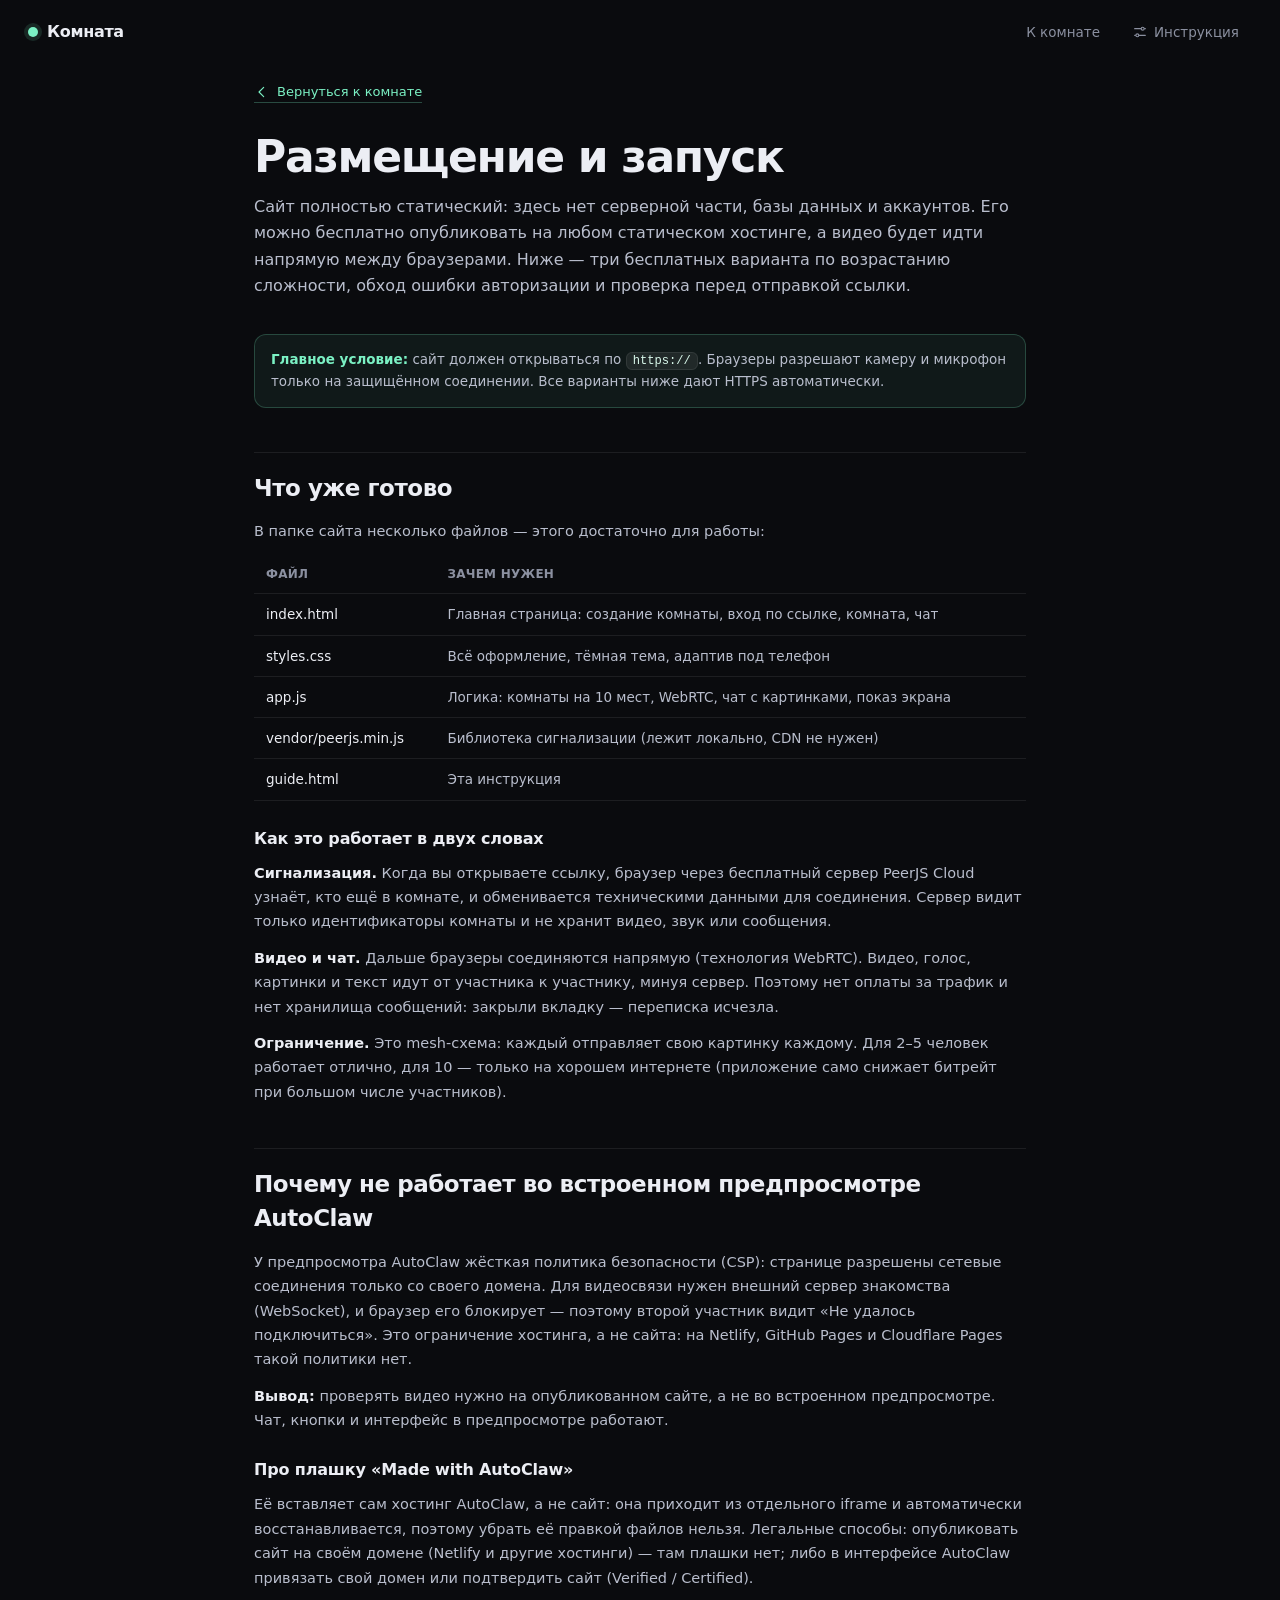
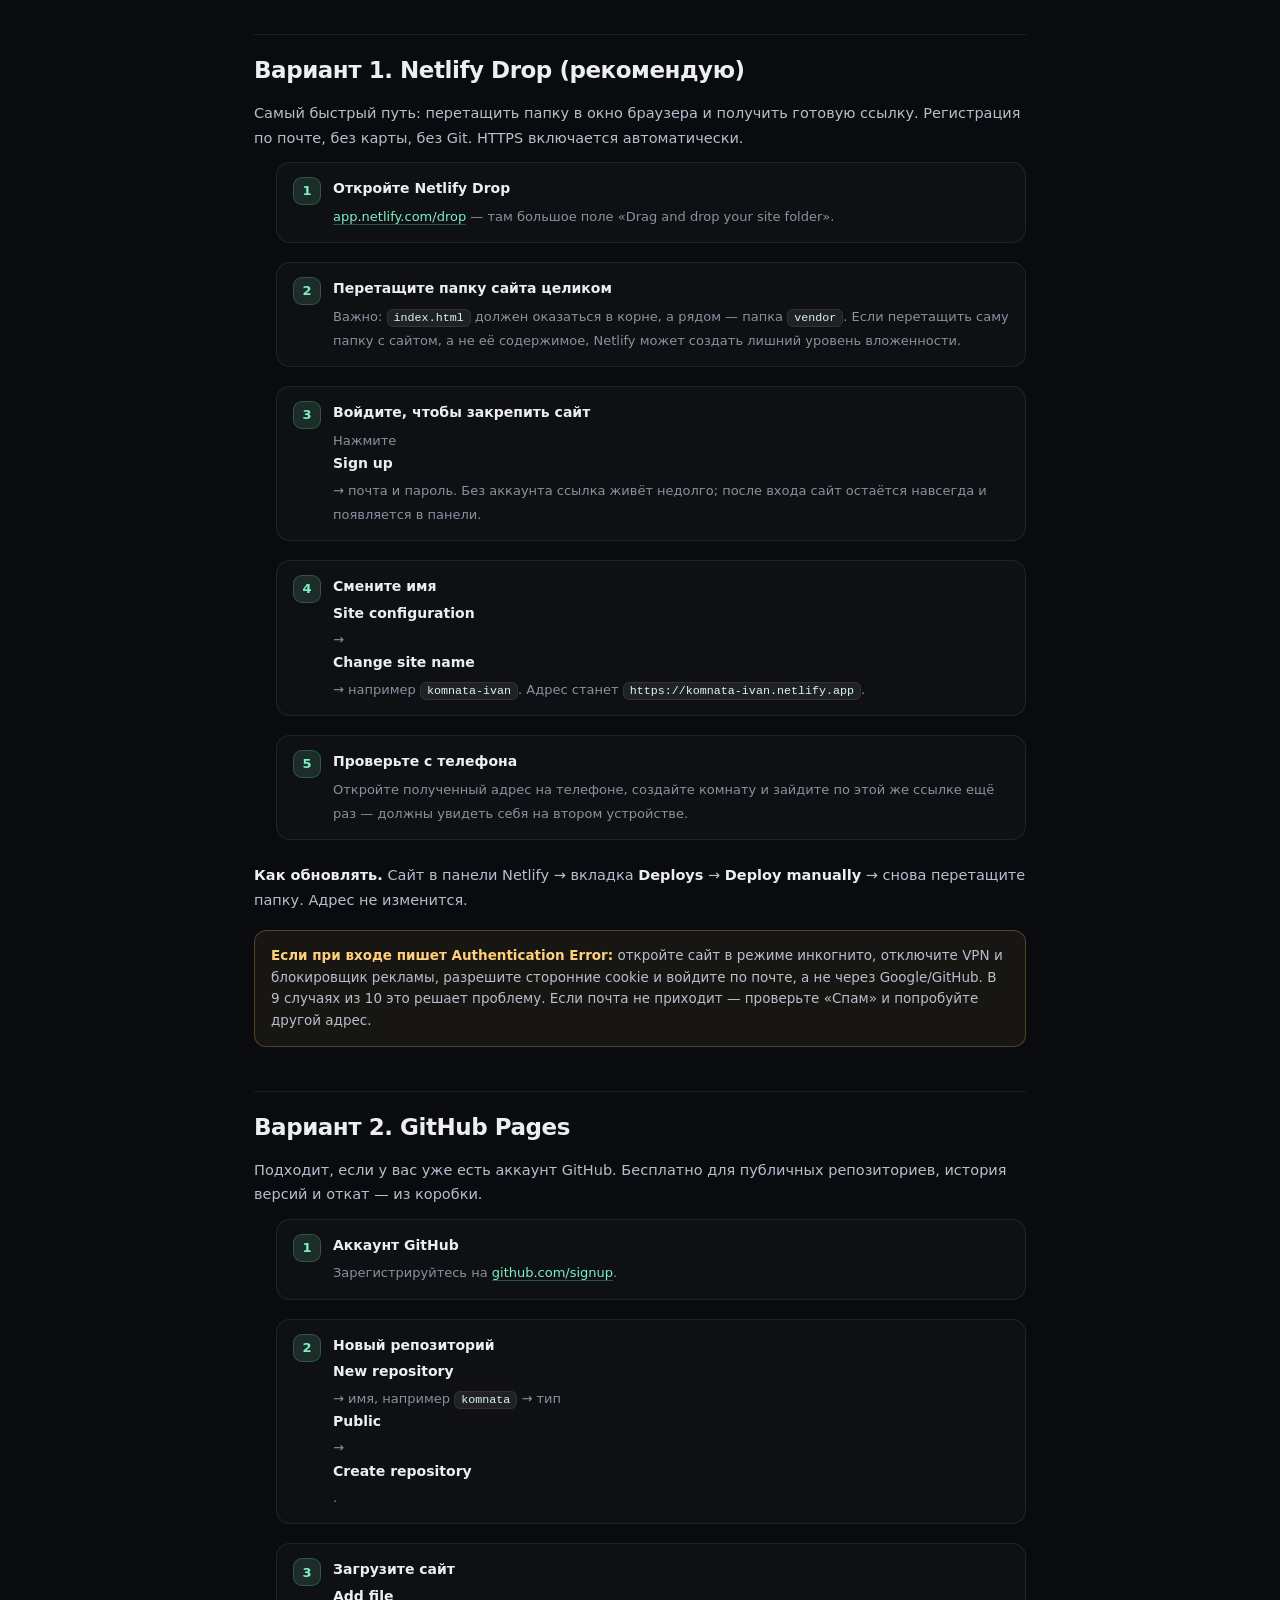
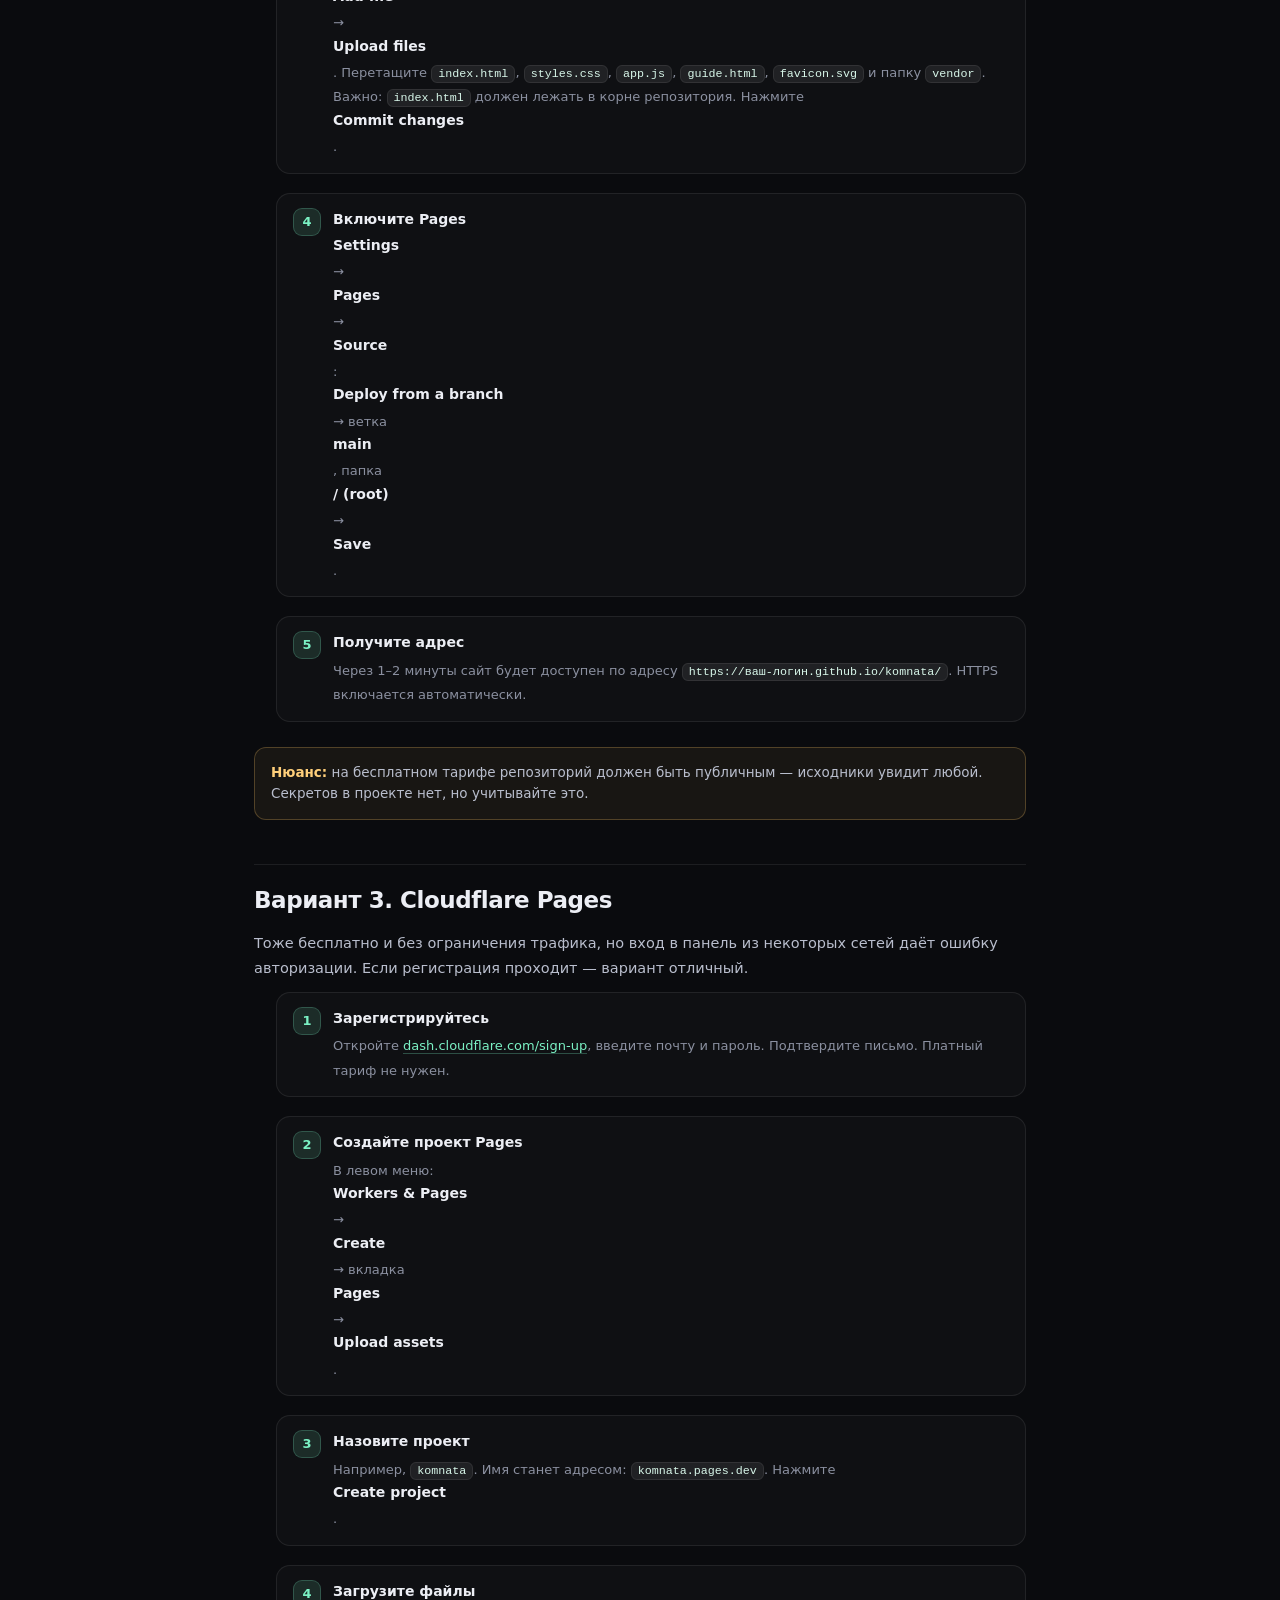
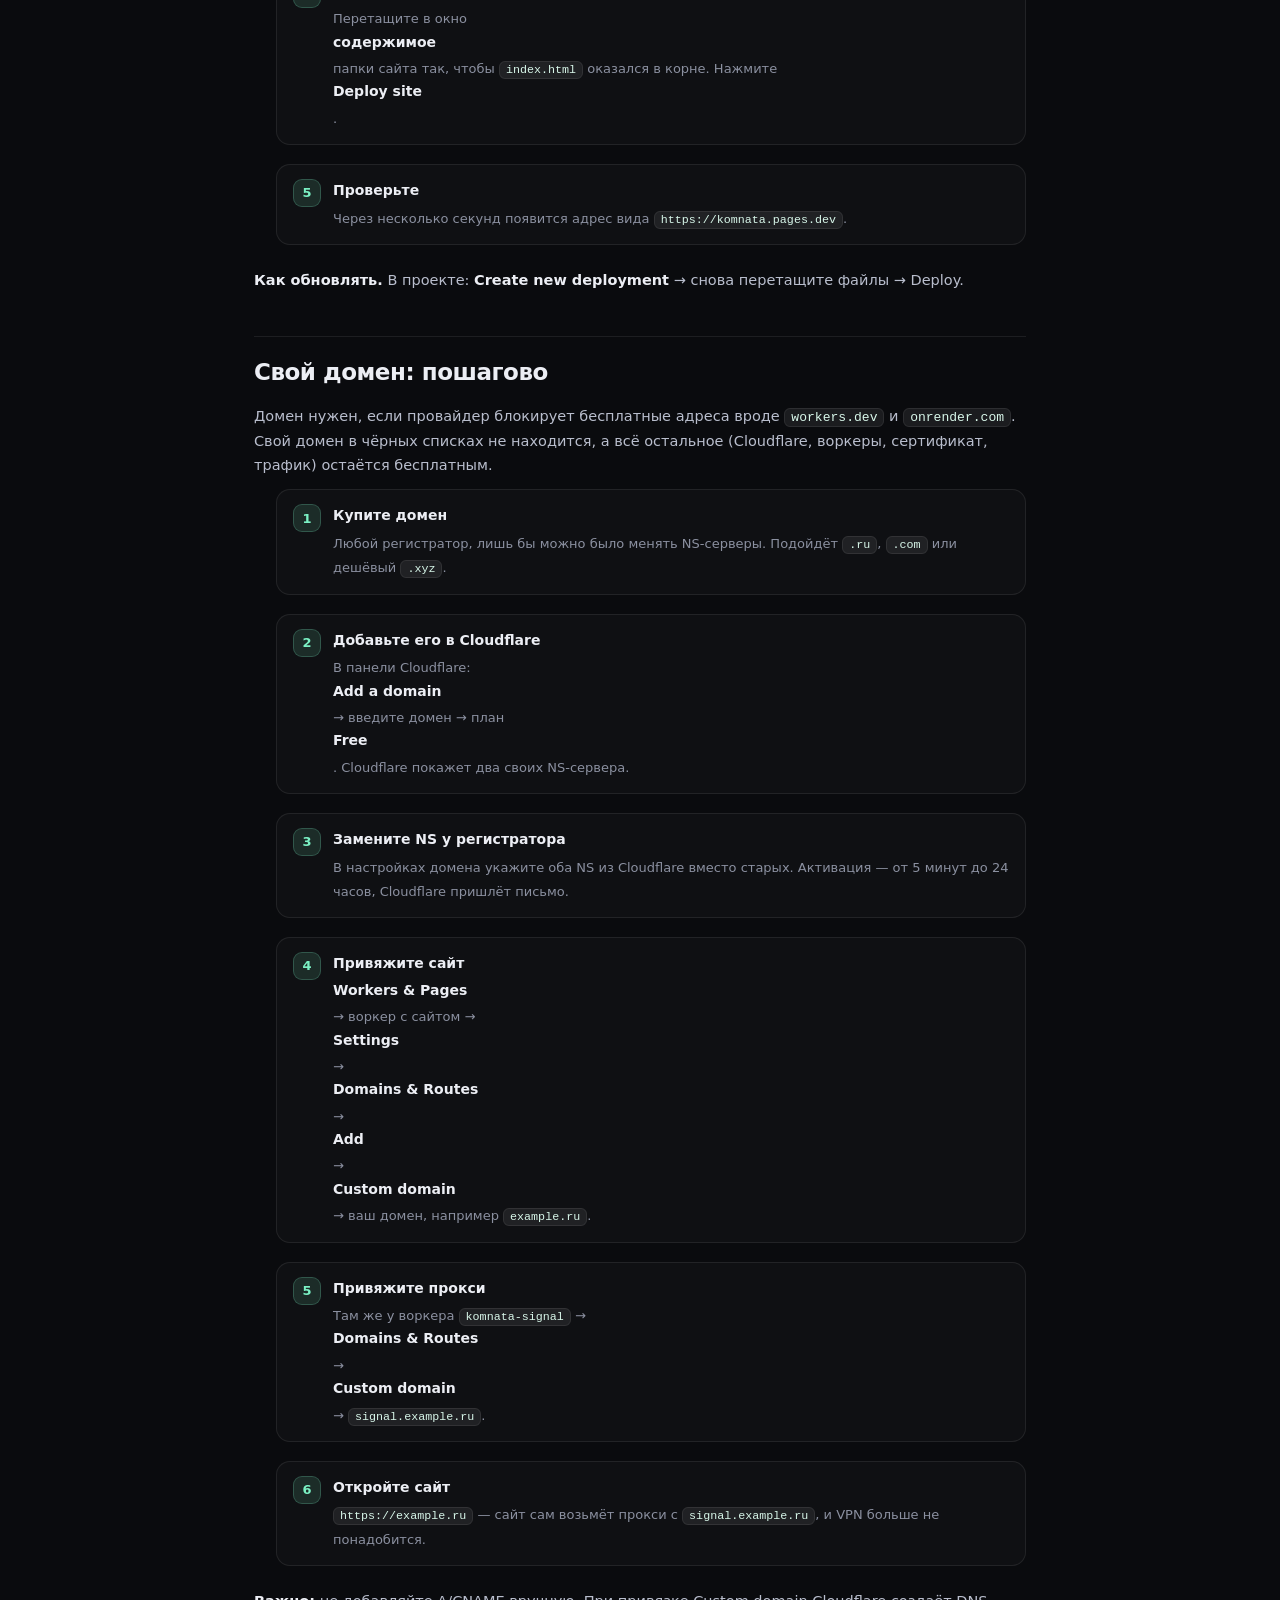
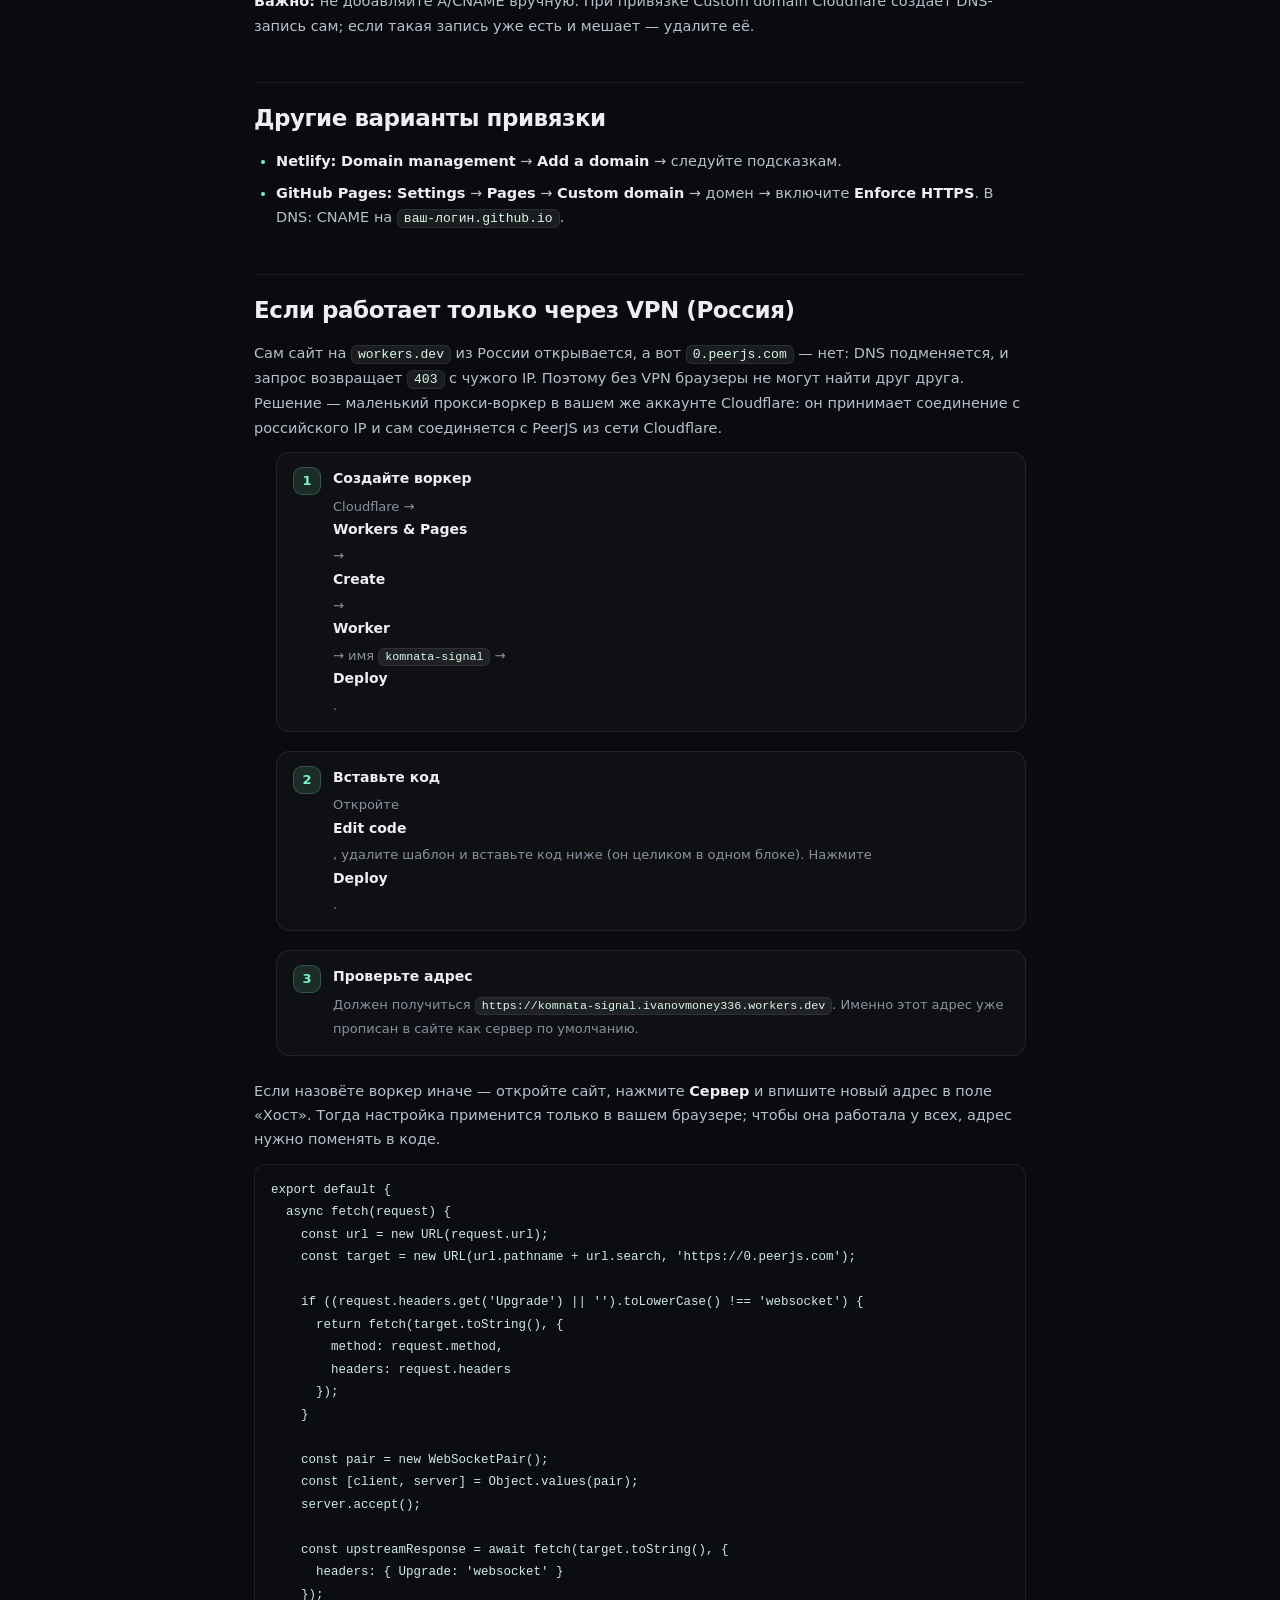
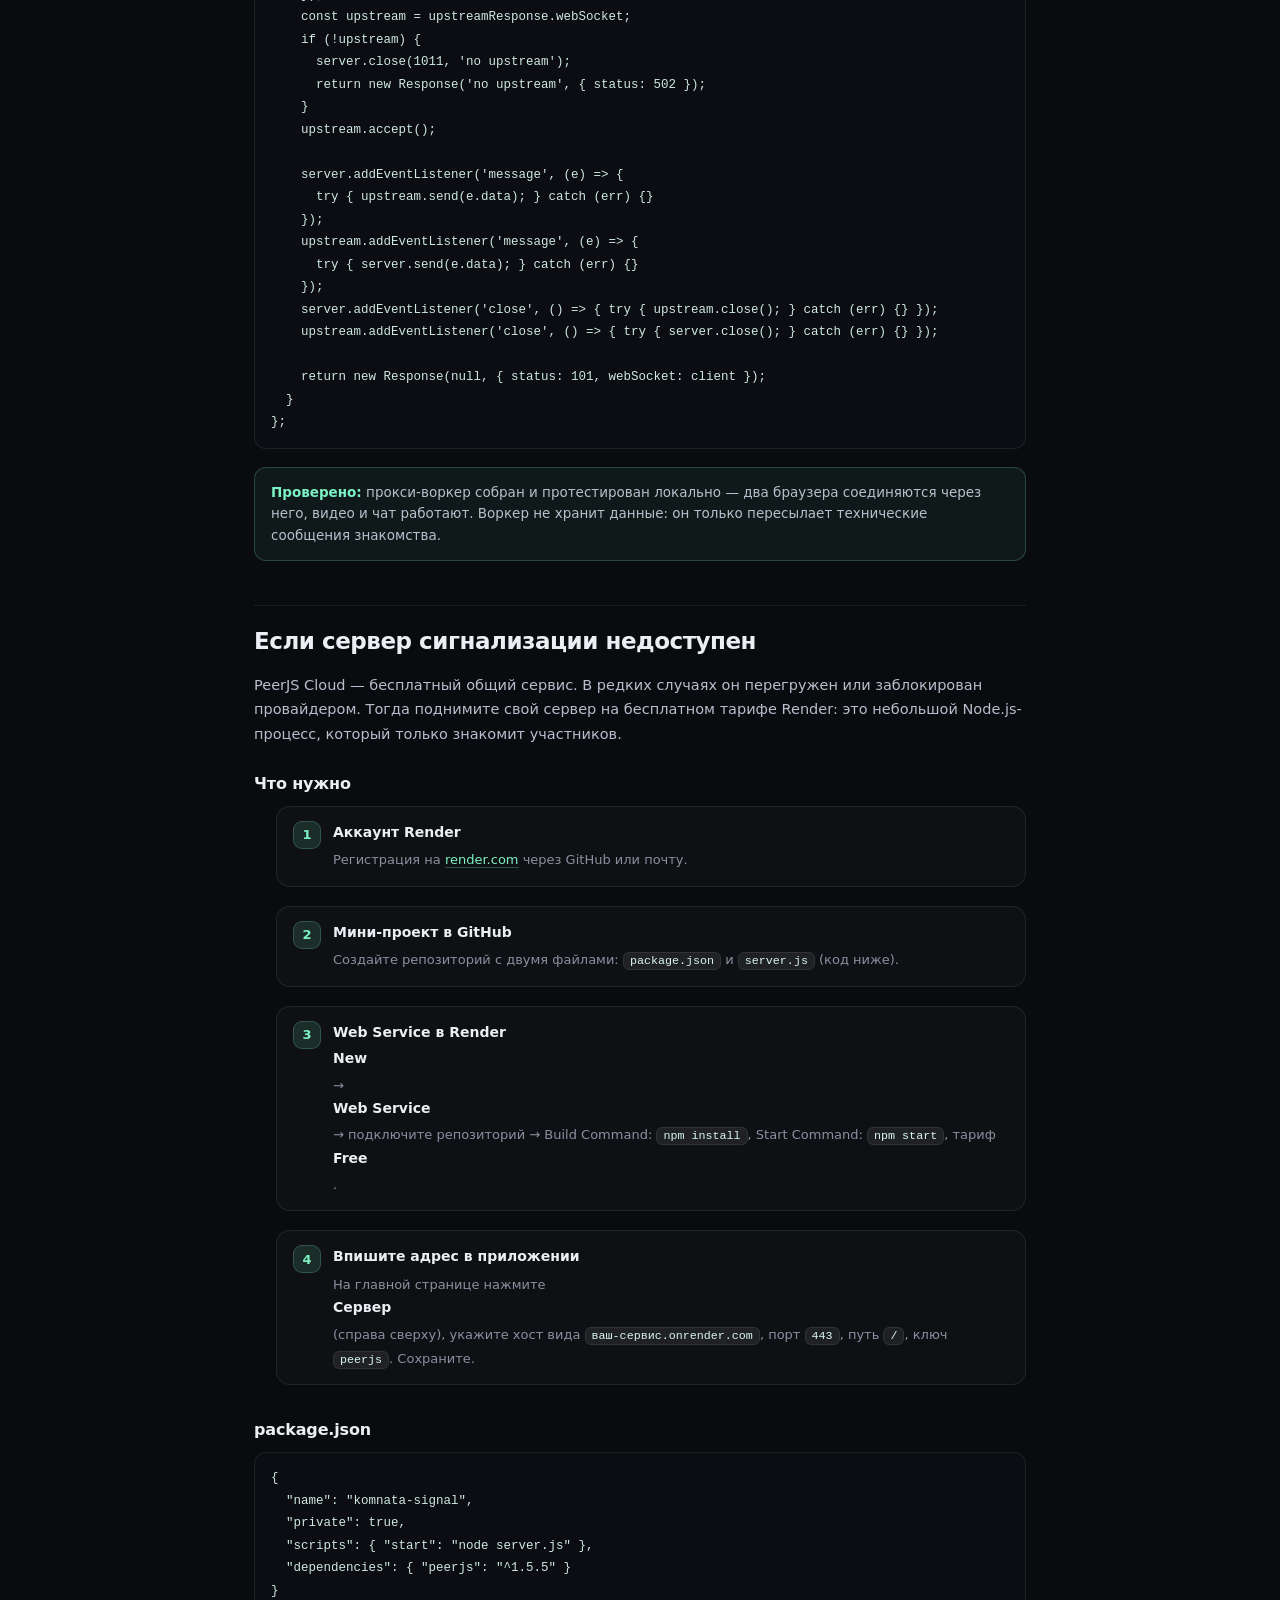
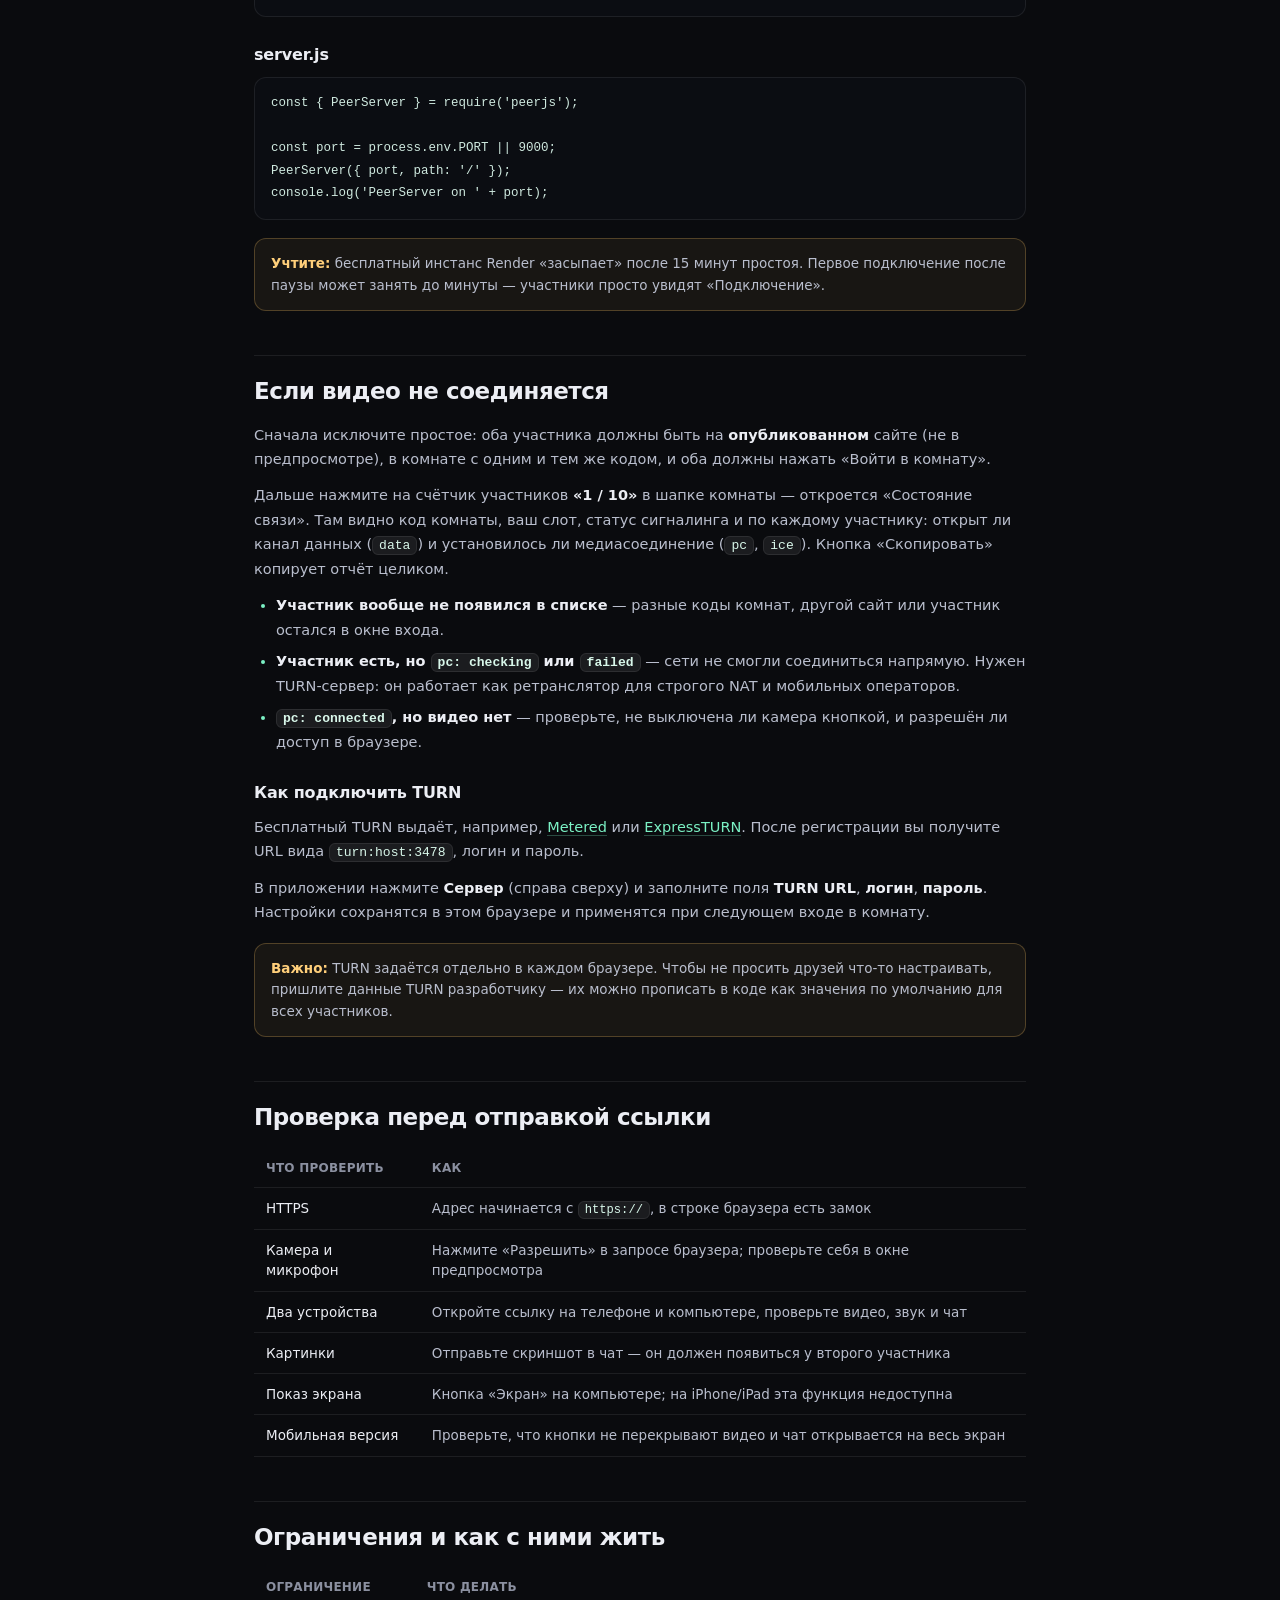
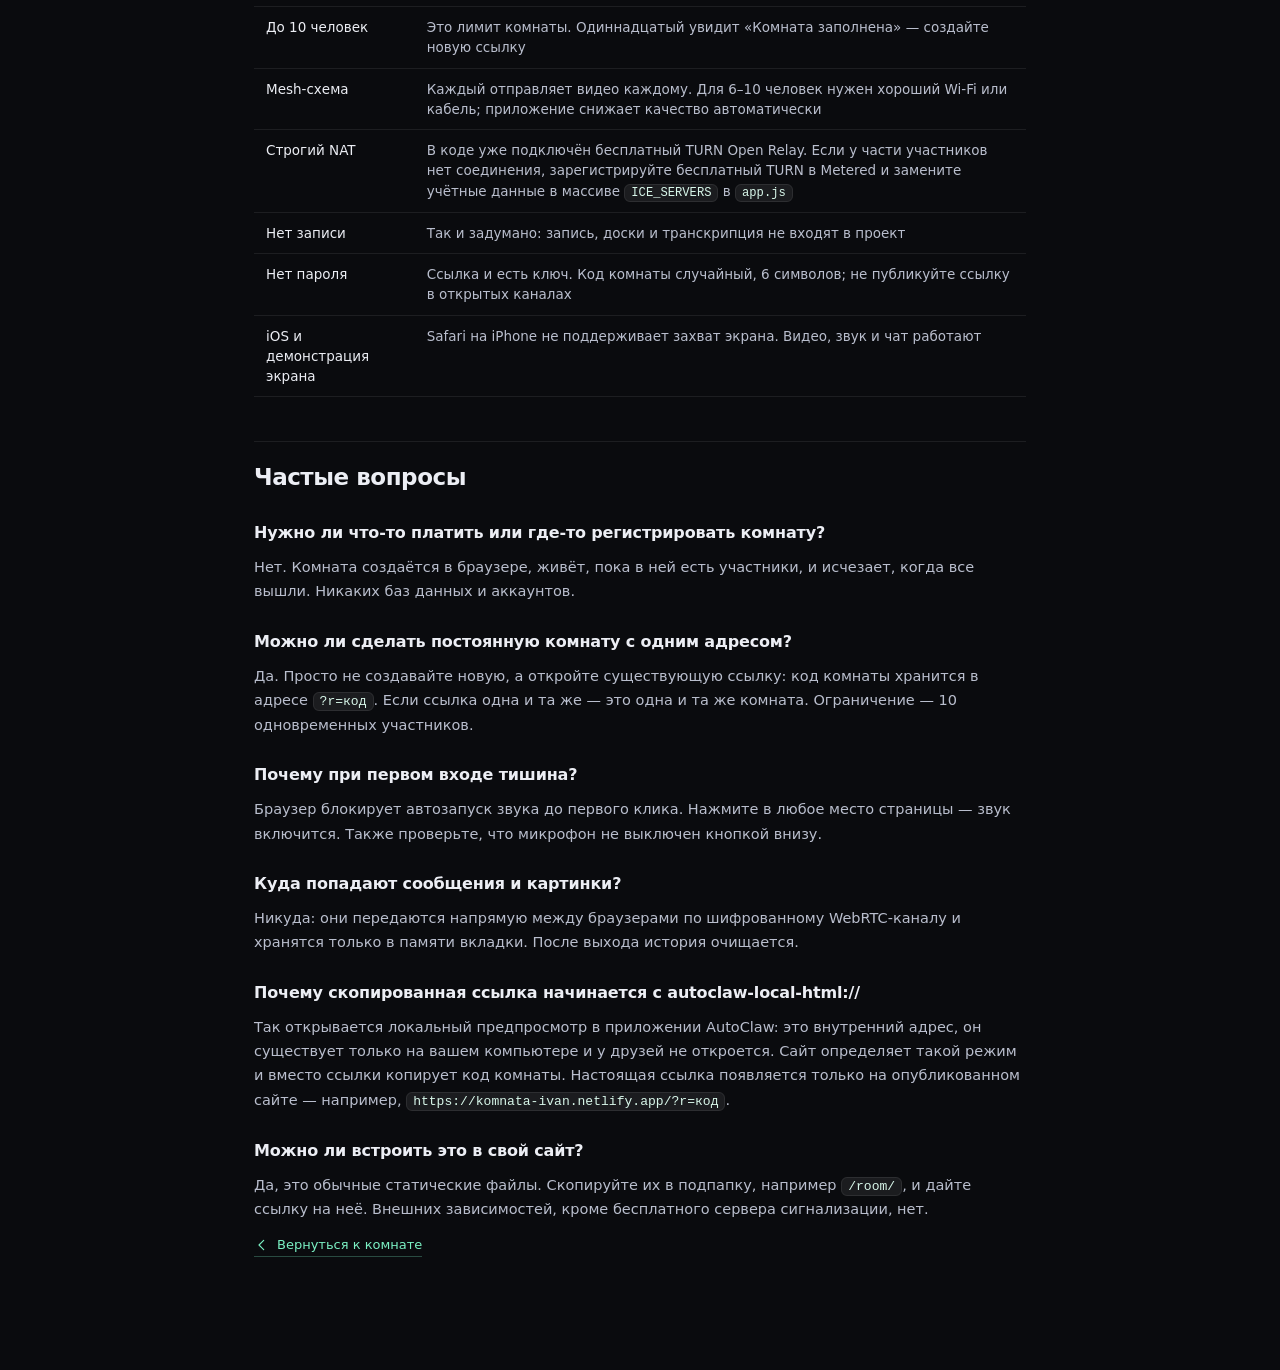
<file: guide.html>
<!doctype html>
<html lang="ru">
<head>
<meta charset="utf-8">
<meta name="viewport" content="width=device-width, initial-scale=1">
<title>Инструкция по размещению — Комната</title>
<meta name="description" content="Пошагово: как бесплатно разместить видеокомнату на Netlify, GitHub Pages или Cloudflare Pages, что делать при ошибке авторизации и как подключить свой сервер сигнализации.">
<meta name="theme-color" content="#0a0b0e">
<link rel="icon" href="favicon.svg" type="image/svg+xml">
<link rel="stylesheet" href="styles.css">
</head>
<body data-view="guide">

<svg class="sprite" aria-hidden="true" focusable="false" xmlns="http://www.w3.org/2000/svg">
  <symbol id="i-arrow-left" viewBox="0 0 24 24"><path d="M14.5 5l-7 7 7 7"/></symbol>
  <symbol id="i-settings" viewBox="0 0 24 24"><path d="M4 7h9M19 7h1M4 17h1M11 17h9"/><circle cx="16" cy="7" r="2.2"/><circle cx="8" cy="17" r="2.2"/></symbol>
</svg>

<header class="topbar">
  <a class="wordmark" href="./">
    <span class="wordmark-dot"></span>
    <span>Комната</span>
  </a>
  <nav class="topbar-nav">
    <a class="ghost-link" href="./">К комнате</a>
    <span class="icon-link"><svg class="icon"><use href="#i-settings"></use></svg><span>Инструкция</span></span>
  </nav>
</header>

<main class="doc-wrap doc">
  <a class="doc-back" href="./"><svg class="icon"><use href="#i-arrow-left"></use></svg> Вернуться к комнате</a>

  <h1>Размещение и запуск</h1>
  <p class="doc-lede">Сайт полностью статический: здесь нет серверной части, базы данных и аккаунтов. Его можно бесплатно опубликовать на любом статическом хостинге, а видео будет идти напрямую между браузерами. Ниже — три бесплатных варианта по возрастанию сложности, обход ошибки авторизации и проверка перед отправкой ссылки.</p>

  <div class="doc-note">
    <b>Главное условие:</b> сайт должен открываться по <code>https://</code>. Браузеры разрешают камеру и микрофон только на защищённом соединении. Все варианты ниже дают HTTPS автоматически.
  </div>

  <h2>Что уже готово</h2>
  <p>В папке сайта несколько файлов — этого достаточно для работы:</p>
  <table class="doc-table">
    <tr><th>Файл</th><th>Зачем нужен</th></tr>
    <tr><td>index.html</td><td>Главная страница: создание комнаты, вход по ссылке, комната, чат</td></tr>
    <tr><td>styles.css</td><td>Всё оформление, тёмная тема, адаптив под телефон</td></tr>
    <tr><td>app.js</td><td>Логика: комнаты на 10 мест, WebRTC, чат с картинками, показ экрана</td></tr>
    <tr><td>vendor/peerjs.min.js</td><td>Библиотека сигнализации (лежит локально, CDN не нужен)</td></tr>
    <tr><td>guide.html</td><td>Эта инструкция</td></tr>
  </table>

  <h3>Как это работает в двух словах</h3>
  <p><b>Сигнализация.</b> Когда вы открываете ссылку, браузер через бесплатный сервер PeerJS Cloud узнаёт, кто ещё в комнате, и обменивается техническими данными для соединения. Сервер видит только идентификаторы комнаты и не хранит видео, звук или сообщения.</p>
  <p><b>Видео и чат.</b> Дальше браузеры соединяются напрямую (технология WebRTC). Видео, голос, картинки и текст идут от участника к участнику, минуя сервер. Поэтому нет оплаты за трафик и нет хранилища сообщений: закрыли вкладку — переписка исчезла.</p>
  <p><b>Ограничение.</b> Это mesh-схема: каждый отправляет свою картинку каждому. Для 2–5 человек работает отлично, для 10 — только на хорошем интернете (приложение само снижает битрейт при большом числе участников).</p>

  <h2>Почему не работает во встроенном предпросмотре AutoClaw</h2>
  <p>У предпросмотра AutoClaw жёсткая политика безопасности (CSP): странице разрешены сетевые соединения только со своего домена. Для видеосвязи нужен внешний сервер знакомства (WebSocket), и браузер его блокирует — поэтому второй участник видит «Не удалось подключиться». Это ограничение хостинга, а не сайта: на Netlify, GitHub Pages и Cloudflare Pages такой политики нет.</p>
  <p><b>Вывод:</b> проверять видео нужно на опубликованном сайте, а не во встроенном предпросмотре. Чат, кнопки и интерфейс в предпросмотре работают.</p>

  <h3>Про плашку «Made with AutoClaw»</h3>
  <p>Её вставляет сам хостинг AutoClaw, а не сайт: она приходит из отдельного iframe и автоматически восстанавливается, поэтому убрать её правкой файлов нельзя. Легальные способы: опубликовать сайт на своём домене (Netlify и другие хостинги) — там плашки нет; либо в интерфейсе AutoClaw привязать свой домен или подтвердить сайт (Verified / Certified).</p>

  <h2>Вариант 1. Netlify Drop (рекомендую)</h2>
  <p>Самый быстрый путь: перетащить папку в окно браузера и получить готовую ссылку. Регистрация по почте, без карты, без Git. HTTPS включается автоматически.</p>
  <ol class="doc-steps">
    <li class="doc-step"><span class="doc-step-num">1</span><div class="doc-step-body"><b>Откройте Netlify Drop</b><span><a href="https://app.netlify.com/drop" target="_blank" rel="noopener">app.netlify.com/drop</a> — там большое поле «Drag and drop your site folder».</span></div></li>
    <li class="doc-step"><span class="doc-step-num">2</span><div class="doc-step-body"><b>Перетащите папку сайта целиком</b><span>Важно: <code>index.html</code> должен оказаться в корне, а рядом — папка <code>vendor</code>. Если перетащить саму папку с сайтом, а не её содержимое, Netlify может создать лишний уровень вложенности.</span></div></li>
    <li class="doc-step"><span class="doc-step-num">3</span><div class="doc-step-body"><b>Войдите, чтобы закрепить сайт</b><span>Нажмите <b>Sign up</b> → почта и пароль. Без аккаунта ссылка живёт недолго; после входа сайт остаётся навсегда и появляется в панели.</span></div></li>
    <li class="doc-step"><span class="doc-step-num">4</span><div class="doc-step-body"><b>Смените имя</b><span><b>Site configuration</b> → <b>Change site name</b> → например <code>komnata-ivan</code>. Адрес станет <code>https://komnata-ivan.netlify.app</code>.</span></div></li>
    <li class="doc-step"><span class="doc-step-num">5</span><div class="doc-step-body"><b>Проверьте с телефона</b><span>Откройте полученный адрес на телефоне, создайте комнату и зайдите по этой же ссылке ещё раз — должны увидеть себя на втором устройстве.</span></div></li>
  </ol>
  <p><b>Как обновлять.</b> Сайт в панели Netlify → вкладка <b>Deploys</b> → <b>Deploy manually</b> → снова перетащите папку. Адрес не изменится.</p>

  <div class="doc-note doc-warn">
    <b>Если при входе пишет Authentication Error:</b> откройте сайт в режиме инкогнито, отключите VPN и блокировщик рекламы, разрешите сторонние cookie и войдите по почте, а не через Google/GitHub. В 9 случаях из 10 это решает проблему. Если почта не приходит — проверьте «Спам» и попробуйте другой адрес.
  </div>

  <h2>Вариант 2. GitHub Pages</h2>
  <p>Подходит, если у вас уже есть аккаунт GitHub. Бесплатно для публичных репозиториев, история версий и откат — из коробки.</p>
  <ol class="doc-steps">
    <li class="doc-step"><span class="doc-step-num">1</span><div class="doc-step-body"><b>Аккаунт GitHub</b><span>Зарегистрируйтесь на <a href="https://github.com/signup" target="_blank" rel="noopener">github.com/signup</a>.</span></div></li>
    <li class="doc-step"><span class="doc-step-num">2</span><div class="doc-step-body"><b>Новый репозиторий</b><span><b>New repository</b> → имя, например <code>komnata</code> → тип <b>Public</b> → <b>Create repository</b>.</span></div></li>
    <li class="doc-step"><span class="doc-step-num">3</span><div class="doc-step-body"><b>Загрузите сайт</b><span><b>Add file</b> → <b>Upload files</b>. Перетащите <code>index.html</code>, <code>styles.css</code>, <code>app.js</code>, <code>guide.html</code>, <code>favicon.svg</code> и папку <code>vendor</code>. Важно: <code>index.html</code> должен лежать в корне репозитория. Нажмите <b>Commit changes</b>.</span></div></li>
    <li class="doc-step"><span class="doc-step-num">4</span><div class="doc-step-body"><b>Включите Pages</b><span><b>Settings</b> → <b>Pages</b> → <b>Source</b>: <b>Deploy from a branch</b> → ветка <b>main</b>, папка <b>/ (root)</b> → <b>Save</b>.</span></div></li>
    <li class="doc-step"><span class="doc-step-num">5</span><div class="doc-step-body"><b>Получите адрес</b><span>Через 1–2 минуты сайт будет доступен по адресу <code>https://ваш-логин.github.io/komnata/</code>. HTTPS включается автоматически.</span></div></li>
  </ol>
  <div class="doc-note doc-warn"><b>Нюанс:</b> на бесплатном тарифе репозиторий должен быть публичным — исходники увидит любой. Секретов в проекте нет, но учитывайте это.</div>

  <h2>Вариант 3. Cloudflare Pages</h2>
  <p>Тоже бесплатно и без ограничения трафика, но вход в панель из некоторых сетей даёт ошибку авторизации. Если регистрация проходит — вариант отличный.</p>
  <ol class="doc-steps">
    <li class="doc-step"><span class="doc-step-num">1</span><div class="doc-step-body"><b>Зарегистрируйтесь</b><span>Откройте <a href="https://dash.cloudflare.com/sign-up" target="_blank" rel="noopener">dash.cloudflare.com/sign-up</a>, введите почту и пароль. Подтвердите письмо. Платный тариф не нужен.</span></div></li>
    <li class="doc-step"><span class="doc-step-num">2</span><div class="doc-step-body"><b>Создайте проект Pages</b><span>В левом меню: <b>Workers &amp; Pages</b> → <b>Create</b> → вкладка <b>Pages</b> → <b>Upload assets</b>.</span></div></li>
    <li class="doc-step"><span class="doc-step-num">3</span><div class="doc-step-body"><b>Назовите проект</b><span>Например, <code>komnata</code>. Имя станет адресом: <code>komnata.pages.dev</code>. Нажмите <b>Create project</b>.</span></div></li>
    <li class="doc-step"><span class="doc-step-num">4</span><div class="doc-step-body"><b>Загрузите файлы</b><span>Перетащите в окно <b>содержимое</b> папки сайта так, чтобы <code>index.html</code> оказался в корне. Нажмите <b>Deploy site</b>.</span></div></li>
    <li class="doc-step"><span class="doc-step-num">5</span><div class="doc-step-body"><b>Проверьте</b><span>Через несколько секунд появится адрес вида <code>https://komnata.pages.dev</code>.</span></div></li>
  </ol>
  <p><b>Как обновлять.</b> В проекте: <b>Create new deployment</b> → снова перетащите файлы → Deploy.</p>

  <h2>Свой домен: пошагово</h2>
  <p>Домен нужен, если провайдер блокирует бесплатные адреса вроде <code>workers.dev</code> и <code>onrender.com</code>. Свой домен в чёрных списках не находится, а всё остальное (Cloudflare, воркеры, сертификат, трафик) остаётся бесплатным.</p>
  <ol class="doc-steps">
    <li class="doc-step"><span class="doc-step-num">1</span><div class="doc-step-body"><b>Купите домен</b><span>Любой регистратор, лишь бы можно было менять NS-серверы. Подойдёт <code>.ru</code>, <code>.com</code> или дешёвый <code>.xyz</code>.</span></div></li>
    <li class="doc-step"><span class="doc-step-num">2</span><div class="doc-step-body"><b>Добавьте его в Cloudflare</b><span>В панели Cloudflare: <b>Add a domain</b> → введите домен → план <b>Free</b>. Cloudflare покажет два своих NS-сервера.</span></div></li>
    <li class="doc-step"><span class="doc-step-num">3</span><div class="doc-step-body"><b>Замените NS у регистратора</b><span>В настройках домена укажите оба NS из Cloudflare вместо старых. Активация — от 5 минут до 24 часов, Cloudflare пришлёт письмо.</span></div></li>
    <li class="doc-step"><span class="doc-step-num">4</span><div class="doc-step-body"><b>Привяжите сайт</b><span><b>Workers &amp; Pages</b> → воркер с сайтом → <b>Settings</b> → <b>Domains &amp; Routes</b> → <b>Add</b> → <b>Custom domain</b> → ваш домен, например <code>example.ru</code>.</span></div></li>
    <li class="doc-step"><span class="doc-step-num">5</span><div class="doc-step-body"><b>Привяжите прокси</b><span>Там же у воркера <code>komnata-signal</code> → <b>Domains &amp; Routes</b> → <b>Custom domain</b> → <code>signal.example.ru</code>.</span></div></li>
    <li class="doc-step"><span class="doc-step-num">6</span><div class="doc-step-body"><b>Откройте сайт</b><span><code>https://example.ru</code> — сайт сам возьмёт прокси с <code>signal.example.ru</code>, и VPN больше не понадобится.</span></div></li>
  </ol>
  <p><b>Важно:</b> не добавляйте A/CNAME вручную. При привязке Custom domain Cloudflare создаёт DNS-запись сам; если такая запись уже есть и мешает — удалите её.</p>

  <h2>Другие варианты привязки</h2>
  <ul>
    <li><b>Netlify:</b> <b>Domain management</b> → <b>Add a domain</b> → следуйте подсказкам.</li>
    <li><b>GitHub Pages:</b> <b>Settings</b> → <b>Pages</b> → <b>Custom domain</b> → домен → включите <b>Enforce HTTPS</b>. В DNS: CNAME на <code>ваш-логин.github.io</code>.</li>
  </ul>

  <h2>Если работает только через VPN (Россия)</h2>
  <p>Сам сайт на <code>workers.dev</code> из России открывается, а вот <code>0.peerjs.com</code> — нет: DNS подменяется, и запрос возвращает <code>403</code> с чужого IP. Поэтому без VPN браузеры не могут найти друг друга. Решение — маленький прокси-воркер в вашем же аккаунте Cloudflare: он принимает соединение с российского IP и сам соединяется с PeerJS из сети Cloudflare.</p>
  <ol class="doc-steps">
    <li class="doc-step"><span class="doc-step-num">1</span><div class="doc-step-body"><b>Создайте воркер</b><span>Cloudflare → <b>Workers &amp; Pages</b> → <b>Create</b> → <b>Worker</b> → имя <code>komnata-signal</code> → <b>Deploy</b>.</span></div></li>
    <li class="doc-step"><span class="doc-step-num">2</span><div class="doc-step-body"><b>Вставьте код</b><span>Откройте <b>Edit code</b>, удалите шаблон и вставьте код ниже (он целиком в одном блоке). Нажмите <b>Deploy</b>.</span></div></li>
    <li class="doc-step"><span class="doc-step-num">3</span><div class="doc-step-body"><b>Проверьте адрес</b><span>Должен получиться <code>https://komnata-signal.ivanovmoney336.workers.dev</code>. Именно этот адрес уже прописан в сайте как сервер по умолчанию.</span></div></li>
  </ol>
  <p>Если назовёте воркер иначе — откройте сайт, нажмите <b>Сервер</b> и впишите новый адрес в поле «Хост». Тогда настройка применится только в вашем браузере; чтобы она работала у всех, адрес нужно поменять в коде.</p>
  <pre><code>export default {
  async fetch(request) {
    const url = new URL(request.url);
    const target = new URL(url.pathname + url.search, 'https://0.peerjs.com');

    if ((request.headers.get('Upgrade') || '').toLowerCase() !== 'websocket') {
      return fetch(target.toString(), {
        method: request.method,
        headers: request.headers
      });
    }

    const pair = new WebSocketPair();
    const [client, server] = Object.values(pair);
    server.accept();

    const upstreamResponse = await fetch(target.toString(), {
      headers: { Upgrade: 'websocket' }
    });
    const upstream = upstreamResponse.webSocket;
    if (!upstream) {
      server.close(1011, 'no upstream');
      return new Response('no upstream', { status: 502 });
    }
    upstream.accept();

    server.addEventListener('message', (e) => {
      try { upstream.send(e.data); } catch (err) {}
    });
    upstream.addEventListener('message', (e) => {
      try { server.send(e.data); } catch (err) {}
    });
    server.addEventListener('close', () => { try { upstream.close(); } catch (err) {} });
    upstream.addEventListener('close', () => { try { server.close(); } catch (err) {} });

    return new Response(null, { status: 101, webSocket: client });
  }
};</code></pre>
  <div class="doc-note"><b>Проверено:</b> прокси-воркер собран и протестирован локально — два браузера соединяются через него, видео и чат работают. Воркер не хранит данные: он только пересылает технические сообщения знакомства.</div>

  <h2>Если сервер сигнализации недоступен</h2>
  <p>PeerJS Cloud — бесплатный общий сервис. В редких случаях он перегружен или заблокирован провайдером. Тогда поднимите свой сервер на бесплатном тарифе Render: это небольшой Node.js-процесс, который только знакомит участников.</p>

  <h3>Что нужно</h3>
  <ol class="doc-steps">
    <li class="doc-step"><span class="doc-step-num">1</span><div class="doc-step-body"><b>Аккаунт Render</b><span>Регистрация на <a href="https://render.com" target="_blank" rel="noopener">render.com</a> через GitHub или почту.</span></div></li>
    <li class="doc-step"><span class="doc-step-num">2</span><div class="doc-step-body"><b>Мини-проект в GitHub</b><span>Создайте репозиторий с двумя файлами: <code>package.json</code> и <code>server.js</code> (код ниже).</span></div></li>
    <li class="doc-step"><span class="doc-step-num">3</span><div class="doc-step-body"><b>Web Service в Render</b><span><b>New</b> → <b>Web Service</b> → подключите репозиторий → Build Command: <code>npm install</code>, Start Command: <code>npm start</code>, тариф <b>Free</b>.</span></div></li>
    <li class="doc-step"><span class="doc-step-num">4</span><div class="doc-step-body"><b>Впишите адрес в приложении</b><span>На главной странице нажмите <b>Сервер</b> (справа сверху), укажите хост вида <code>ваш-сервис.onrender.com</code>, порт <code>443</code>, путь <code>/</code>, ключ <code>peerjs</code>. Сохраните.</span></div></li>
  </ol>

  <h3>package.json</h3>
  <pre><code>{
  "name": "komnata-signal",
  "private": true,
  "scripts": { "start": "node server.js" },
  "dependencies": { "peerjs": "^1.5.5" }
}</code></pre>

  <h3>server.js</h3>
  <pre><code>const { PeerServer } = require('peerjs');

const port = process.env.PORT || 9000;
PeerServer({ port, path: '/' });
console.log('PeerServer on ' + port);</code></pre>

  <div class="doc-note doc-warn"><b>Учтите:</b> бесплатный инстанс Render «засыпает» после 15 минут простоя. Первое подключение после паузы может занять до минуты — участники просто увидят «Подключение».</div>

  <h2>Если видео не соединяется</h2>
  <p>Сначала исключите простое: оба участника должны быть на <b>опубликованном</b> сайте (не в предпросмотре), в комнате с одним и тем же кодом, и оба должны нажать «Войти в комнату».</p>
  <p>Дальше нажмите на счётчик участников <b>«1 / 10»</b> в шапке комнаты — откроется «Состояние связи». Там видно код комнаты, ваш слот, статус сигналинга и по каждому участнику: открыт ли канал данных (<code>data</code>) и установилось ли медиасоединение (<code>pc</code>, <code>ice</code>). Кнопка «Скопировать» копирует отчёт целиком.</p>
  <ul>
    <li><b>Участник вообще не появился в списке</b> — разные коды комнат, другой сайт или участник остался в окне входа.</li>
    <li><b>Участник есть, но <code>pc: checking</code> или <code>failed</code></b> — сети не смогли соединиться напрямую. Нужен TURN-сервер: он работает как ретранслятор для строгого NAT и мобильных операторов.</li>
    <li><b><code>pc: connected</code>, но видео нет</b> — проверьте, не выключена ли камера кнопкой, и разрешён ли доступ в браузере.</li>
  </ul>

  <h3>Как подключить TURN</h3>
  <p>Бесплатный TURN выдаёт, например, <a href="https://www.metered.ca/tools/openrelay/" target="_blank" rel="noopener">Metered</a> или <a href="https://www.expressturn.com" target="_blank" rel="noopener">ExpressTURN</a>. После регистрации вы получите URL вида <code>turn:host:3478</code>, логин и пароль.</p>
  <p>В приложении нажмите <b>Сервер</b> (справа сверху) и заполните поля <b>TURN URL</b>, <b>логин</b>, <b>пароль</b>. Настройки сохранятся в этом браузере и применятся при следующем входе в комнату.</p>
  <div class="doc-note doc-warn"><b>Важно:</b> TURN задаётся отдельно в каждом браузере. Чтобы не просить друзей что-то настраивать, пришлите данные TURN разработчику — их можно прописать в коде как значения по умолчанию для всех участников.</div>

  <h2>Проверка перед отправкой ссылки</h2>
  <table class="doc-table">
    <tr><th>Что проверить</th><th>Как</th></tr>
    <tr><td>HTTPS</td><td>Адрес начинается с <code>https://</code>, в строке браузера есть замок</td></tr>
    <tr><td>Камера и микрофон</td><td>Нажмите «Разрешить» в запросе браузера; проверьте себя в окне предпросмотра</td></tr>
    <tr><td>Два устройства</td><td>Откройте ссылку на телефоне и компьютере, проверьте видео, звук и чат</td></tr>
    <tr><td>Картинки</td><td>Отправьте скриншот в чат — он должен появиться у второго участника</td></tr>
    <tr><td>Показ экрана</td><td>Кнопка «Экран» на компьютере; на iPhone/iPad эта функция недоступна</td></tr>
    <tr><td>Мобильная версия</td><td>Проверьте, что кнопки не перекрывают видео и чат открывается на весь экран</td></tr>
  </table>

  <h2>Ограничения и как с ними жить</h2>
  <table class="doc-table">
    <tr><th>Ограничение</th><th>Что делать</th></tr>
    <tr><td>До 10 человек</td><td>Это лимит комнаты. Одиннадцатый увидит «Комната заполнена» — создайте новую ссылку</td></tr>
    <tr><td>Mesh-схема</td><td>Каждый отправляет видео каждому. Для 6–10 человек нужен хороший Wi-Fi или кабель; приложение снижает качество автоматически</td></tr>
    <tr><td>Строгий NAT</td><td>В коде уже подключён бесплатный TURN Open Relay. Если у части участников нет соединения, зарегистрируйте бесплатный TURN в Metered и замените учётные данные в массиве <code>ICE_SERVERS</code> в <code>app.js</code></td></tr>
    <tr><td>Нет записи</td><td>Так и задумано: запись, доски и транскрипция не входят в проект</td></tr>
    <tr><td>Нет пароля</td><td>Ссылка и есть ключ. Код комнаты случайный, 6 символов; не публикуйте ссылку в открытых каналах</td></tr>
    <tr><td>iOS и демонстрация экрана</td><td>Safari на iPhone не поддерживает захват экрана. Видео, звук и чат работают</td></tr>
  </table>

  <h2>Частые вопросы</h2>
  <h3>Нужно ли что-то платить или где-то регистрировать комнату?</h3>
  <p>Нет. Комната создаётся в браузере, живёт, пока в ней есть участники, и исчезает, когда все вышли. Никаких баз данных и аккаунтов.</p>

  <h3>Можно ли сделать постоянную комнату с одним адресом?</h3>
  <p>Да. Просто не создавайте новую, а откройте существующую ссылку: код комнаты хранится в адресе <code>?r=код</code>. Если ссылка одна и та же — это одна и та же комната. Ограничение — 10 одновременных участников.</p>

  <h3>Почему при первом входе тишина?</h3>
  <p>Браузер блокирует автозапуск звука до первого клика. Нажмите в любое место страницы — звук включится. Также проверьте, что микрофон не выключен кнопкой внизу.</p>

  <h3>Куда попадают сообщения и картинки?</h3>
  <p>Никуда: они передаются напрямую между браузерами по шифрованному WebRTC-каналу и хранятся только в памяти вкладки. После выхода история очищается.</p>

  <h3>Почему скопированная ссылка начинается с autoclaw-local-html://</h3>
  <p>Так открывается локальный предпросмотр в приложении AutoClaw: это внутренний адрес, он существует только на вашем компьютере и у друзей не откроется. Сайт определяет такой режим и вместо ссылки копирует код комнаты. Настоящая ссылка появляется только на опубликованном сайте — например, <code>https://komnata-ivan.netlify.app/?r=код</code>.</p>

  <h3>Можно ли встроить это в свой сайт?</h3>
  <p>Да, это обычные статические файлы. Скопируйте их в подпапку, например <code>/room/</code>, и дайте ссылку на неё. Внешних зависимостей, кроме бесплатного сервера сигнализации, нет.</p>

  <p class="doc-foot-link"><a class="doc-back" href="./"><svg class="icon"><use href="#i-arrow-left"></use></svg> Вернуться к комнате</a></p>
</main>

</body>
</html>
</file>
<file: styles.css>
/* =========================================================
   Комната — видеовстречи по ссылке
   Файл стилей. Внешних ресурсов нет: только системные шрифты.
   ========================================================= */

:root {
  --bg: #0a0b0e;
  --bg-soft: #0e1015;
  --panel: #14161d;
  --panel-2: #191c24;
  --line: rgba(255, 255, 255, 0.08);
  --line-strong: rgba(255, 255, 255, 0.14);
  --text: #eceef4;
  --text-dim: #b9becd;
  --muted: #8b90a0;
  --accent: #7bf1c4;
  --accent-ink: #062018;
  --accent-soft: rgba(123, 241, 196, 0.12);
  --danger: #ff6b6b;
  --danger-soft: rgba(255, 107, 107, 0.14);
  --radius: 16px;
  --shadow-lg: 0 28px 70px rgba(0, 0, 0, 0.55);
  --topbar: 64px;
}

* { box-sizing: border-box; }

html, body { height: 100%; }

body {
  margin: 0;
  background: var(--bg);
  color: var(--text);
  font-family: "Inter", "Segoe UI", system-ui, -apple-system, "Helvetica Neue", Arial, sans-serif;
  font-size: 15px;
  line-height: 1.5;
  -webkit-font-smoothing: antialiased;
  text-rendering: optimizeLegibility;
  overflow-x: hidden;
}

[hidden] { display: none !important; }

body[data-view="room"] { overflow: hidden; }

a { color: inherit; text-decoration: none; }

button { font: inherit; color: inherit; }

.sprite { position: absolute; width: 0; height: 0; overflow: hidden; }

.icon {
  width: 20px;
  height: 20px;
  fill: none;
  stroke: currentColor;
  stroke-width: 1.7;
  stroke-linecap: round;
  stroke-linejoin: round;
  flex: none;
}
.icon-inline { width: 15px; height: 15px; vertical-align: -2px; }
.icon-xl { width: 34px; height: 34px; stroke-width: 1.4; }

.visually-hidden {
  position: absolute !important;
  width: 1px; height: 1px;
  padding: 0; margin: -1px;
  overflow: hidden; clip: rect(0 0 0 0);
  white-space: nowrap; border: 0;
}

/* ---------------- topbar ---------------- */

.topbar {
  height: var(--topbar);
  padding: 0 28px;
  display: flex;
  align-items: center;
  justify-content: space-between;
  gap: 16px;
  position: relative;
  z-index: 30;
}

.wordmark {
  display: inline-flex;
  align-items: center;
  gap: 9px;
  font-weight: 650;
  letter-spacing: -0.02em;
  font-size: 16px;
}

.wordmark-dot {
  width: 10px; height: 10px;
  border-radius: 50%;
  background: var(--accent);
  box-shadow: 0 0 0 4px rgba(123, 241, 196, 0.12);
}

.topbar-nav { display: flex; align-items: center; gap: 6px; }

.ghost-link,
.icon-link {
  display: inline-flex;
  align-items: center;
  gap: 6px;
  padding: 8px 12px;
  border-radius: 10px;
  font-size: 13.5px;
  color: var(--muted);
  background: transparent;
  border: 1px solid transparent;
  cursor: pointer;
  transition: color 0.15s ease, background 0.15s ease, border-color 0.15s ease;
}
.ghost-link:hover, .icon-link:hover {
  color: var(--text);
  background: rgba(255, 255, 255, 0.05);
  border-color: var(--line);
}
.icon-link .icon { width: 16px; height: 16px; }

/* ---------------- views ---------------- */

.main { position: relative; }

.view { width: 100%; }

.view-home { min-height: calc(100dvh - var(--topbar)); display: flex; flex-direction: column; position: relative; }

.home-glow {
  position: absolute;
  inset: -200px 20% auto -10%;
  height: 560px;
  background:
    radial-gradient(58% 60% at 30% 40%, rgba(123, 241, 196, 0.13), transparent 70%),
    radial-gradient(45% 50% at 70% 20%, rgba(111, 140, 255, 0.10), transparent 72%);
  filter: blur(10px);
  pointer-events: none;
  z-index: 0;
}

.home-inner {
  position: relative;
  z-index: 1;
  flex: 1;
  width: 100%;
  max-width: 1180px;
  margin: 0 auto;
  padding: 40px 32px 32px;
  display: grid;
  grid-template-columns: minmax(0, 1.08fr) minmax(340px, 0.82fr);
  gap: 64px;
  align-items: center;
}

.eyebrow {
  display: inline-flex;
  align-items: center;
  gap: 8px;
  padding: 6px 12px 6px 10px;
  border: 1px solid var(--line);
  border-radius: 999px;
  font-size: 12.5px;
  color: var(--text-dim);
  background: rgba(255, 255, 255, 0.03);
}

.pulse-dot {
  width: 7px; height: 7px;
  border-radius: 50%;
  background: var(--accent);
  box-shadow: 0 0 0 0 rgba(123, 241, 196, 0.5);
  animation: pulse 2.6s infinite;
  flex: none;
}

@keyframes pulse {
  0% { box-shadow: 0 0 0 0 rgba(123, 241, 196, 0.45); }
  70% { box-shadow: 0 0 0 7px rgba(123, 241, 196, 0); }
  100% { box-shadow: 0 0 0 0 rgba(123, 241, 196, 0); }
}

h1 {
  margin: 22px 0 0;
  font-size: clamp(38px, 5.4vw, 66px);
  line-height: 0.98;
  letter-spacing: -0.04em;
  font-weight: 680;
}

.lede {
  margin: 22px 0 0;
  max-width: 47ch;
  color: var(--text-dim);
  font-size: 16.5px;
  line-height: 1.62;
}

.feature-list {
  list-style: none;
  margin: 34px 0 0;
  padding: 0;
  display: grid;
  gap: 14px;
  max-width: 520px;
}

.feature-list li { display: flex; align-items: flex-start; gap: 12px; }

.feature-ico {
  width: 38px; height: 38px;
  border-radius: 12px;
  display: inline-flex;
  align-items: center;
  justify-content: center;
  color: var(--accent);
  background: var(--accent-soft);
  border: 1px solid rgba(123, 241, 196, 0.18);
  flex: none;
}
.feature-ico .icon { width: 18px; height: 18px; }

.feature-body { display: flex; flex-direction: column; padding-top: 1px; }
.feature-body b { font-weight: 600; font-size: 14.5px; }
.feature-body span { color: var(--muted); font-size: 13.5px; }

/* ---------------- card / form ---------------- */

.card {
  background: linear-gradient(180deg, #161922 0%, #111319 100%);
  border: 1px solid var(--line);
  border-radius: 22px;
  padding: 26px 26px 22px;
  box-shadow: var(--shadow-lg);
}

.card h2 { margin: 0; font-size: 21px; letter-spacing: -0.02em; font-weight: 620; }
.card-sub { margin: 7px 0 20px; color: var(--muted); font-size: 13.8px; line-height: 1.5; }

.card-note {
  margin-top: 16px;
  display: flex;
  align-items: center;
  gap: 10px;
  color: var(--muted);
  font-size: 12.5px;
  padding-left: 4px;
}

.dot-sep { width: 3px; height: 3px; border-radius: 50%; background: currentColor; opacity: 0.5; }

.btn {
  display: inline-flex;
  align-items: center;
  justify-content: center;
  gap: 9px;
  height: 46px;
  padding: 0 18px;
  border-radius: 13px;
  border: 1px solid transparent;
  background: rgba(255, 255, 255, 0.07);
  color: var(--text);
  font-size: 14.5px;
  font-weight: 600;
  cursor: pointer;
  transition: transform 0.08s ease, background 0.15s ease, border-color 0.15s ease, opacity 0.15s ease;
  white-space: nowrap;
}
.btn:active { transform: translateY(1px); }
.btn:disabled { opacity: 0.55; cursor: default; }

.btn-primary {
  background: var(--accent);
  color: var(--accent-ink);
  border-color: transparent;
  box-shadow: 0 10px 26px rgba(123, 241, 196, 0.16);
}
.btn-primary:hover { background: #8ef7cf; }

.btn-ghost {
  background: rgba(255, 255, 255, 0.045);
  border-color: var(--line);
  color: var(--text);
}
.btn-ghost:hover { background: rgba(255, 255, 255, 0.08); border-color: var(--line-strong); }

.btn-block { width: 100%; }
.btn-sm { height: 38px; padding: 0 14px; font-size: 13.5px; border-radius: 11px; }

.divider {
  position: relative;
  text-align: center;
  margin: 18px 0;
  color: var(--muted);
  font-size: 12px;
}
.divider::before {
  content: "";
  position: absolute;
  left: 0; right: 0; top: 50%;
  height: 1px;
  background: var(--line);
}
.divider span { position: relative; background: #14161e; padding: 0 10px; }

.field-label {
  display: block;
  font-size: 12.5px;
  color: var(--muted);
  margin: 0 0 7px;
  letter-spacing: 0.01em;
}

.input {
  width: 100%;
  height: 46px;
  padding: 0 14px;
  border-radius: 13px;
  border: 1px solid var(--line);
  background: rgba(9, 10, 14, 0.65);
  color: var(--text);
  font-size: 14.5px;
  outline: none;
  transition: border-color 0.15s ease, box-shadow 0.15s ease;
}
.input::placeholder { color: #63697a; }
.input:focus {
  border-color: rgba(123, 241, 196, 0.55);
  box-shadow: 0 0 0 3px rgba(123, 241, 196, 0.10);
}

.join-row { display: flex; gap: 8px; }
.join-row .input { flex: 1; min-width: 0; }
.join-row .btn { height: 46px; }

.form-error {
  margin: 8px 0 0;
  min-height: 18px;
  color: var(--danger);
  font-size: 12.5px;
}

.fine {
  margin: 18px 0 0;
  color: #6f7484;
  font-size: 11.8px;
  line-height: 1.5;
  display: flex;
  gap: 7px;
  align-items: flex-start;
}
.fine .icon { margin-top: 2px; color: #7d8496; }

.home-foot {
  position: relative;
  z-index: 1;
  max-width: 1180px;
  margin: 0 auto;
  padding: 0 32px 26px;
  width: 100%;
  display: flex;
  align-items: center;
  gap: 10px;
  color: #62687a;
  font-size: 12px;
}
.home-foot a { color: #8b90a0; border-bottom: 1px solid rgba(255, 255, 255, 0.12); }
.home-foot a:hover { color: var(--text); }

/* ---------------- lobby ---------------- */

.view-lobby { min-height: calc(100dvh - var(--topbar)); display: flex; align-items: center; justify-content: center; padding: 24px; }

.lobby {
  width: 100%;
  max-width: 980px;
  display: grid;
  grid-template-columns: minmax(0, 1.15fr) minmax(320px, 0.85fr);
  gap: 28px;
  align-items: stretch;
}

.lobby-preview {
  position: relative;
  border-radius: 20px;
  overflow: hidden;
  background: #07080b;
  border: 1px solid var(--line);
  aspect-ratio: 4 / 3;
  min-height: 320px;
}

.lobby-video {
  position: absolute;
  inset: 0;
  width: 100%;
  height: 100%;
  object-fit: cover;
  transform: scaleX(-1);
}

.video-placeholder {
  position: absolute;
  inset: 0;
  display: flex;
  flex-direction: column;
  align-items: center;
  justify-content: center;
  gap: 12px;
  color: #6d7282;
  background: radial-gradient(60% 60% at 50% 40%, #14171f, #07080b 78%);
  font-size: 13px;
}

.lobby-overlay {
  position: absolute;
  inset: auto 0 0 0;
  padding: 14px;
  display: flex;
  align-items: flex-end;
  justify-content: space-between;
  gap: 10px;
  background: linear-gradient(transparent, rgba(0, 0, 0, 0.55));
}

.chip {
  display: inline-flex;
  align-items: center;
  gap: 6px;
  height: 30px;
  padding: 0 11px;
  border-radius: 999px;
  background: rgba(10, 11, 14, 0.62);
  border: 1px solid rgba(255, 255, 255, 0.12);
  font-size: 12.5px;
  backdrop-filter: blur(8px);
}
.chip-soft { background: rgba(255, 255, 255, 0.04); border-color: var(--line); color: var(--text-dim); font-size: 12px; }
.chip-hide-sm { }

.lobby-controls { display: flex; gap: 8px; }

.round-btn {
  width: 46px; height: 46px;
  border-radius: 50%;
  border: 1px solid rgba(255, 255, 255, 0.14);
  background: rgba(16, 18, 24, 0.75);
  color: var(--text);
  display: inline-flex;
  align-items: center;
  justify-content: center;
  cursor: pointer;
  transition: background 0.15s ease, color 0.15s ease, border-color 0.15s ease;
  backdrop-filter: blur(8px);
}
.round-btn:hover { background: rgba(30, 34, 44, 0.9); }
.round-btn[aria-pressed="false"] { background: var(--danger); border-color: transparent; color: #fff; }

.lobby-panel {
  background: var(--panel);
  border: 1px solid var(--line);
  border-radius: 20px;
  padding: 22px;
  display: flex;
  flex-direction: column;
  justify-content: center;
}
.lobby-panel h2 { margin: 10px 0 18px; font-size: 22px; letter-spacing: -0.02em; }

.back-link {
  display: inline-flex;
  align-items: center;
  gap: 6px;
  background: none;
  border: 0;
  padding: 0;
  color: var(--muted);
  font-size: 13px;
  cursor: pointer;
  align-self: flex-start;
}
.back-link:hover { color: var(--text); }
.back-link .icon { width: 16px; height: 16px; }

.code-row {
  display: flex;
  align-items: flex-end;
  justify-content: space-between;
  gap: 12px;
  margin-bottom: 18px;
}

.room-code {
  font-family: ui-monospace, "SF Mono", "Cascadia Mono", Consolas, monospace;
  font-size: 26px;
  letter-spacing: 0.06em;
  font-weight: 600;
  color: var(--text);
}

#name-input { margin-bottom: 16px; }

.lobby-status { min-height: 18px; margin: 10px 0 0; color: var(--accent); font-size: 12.5px; }
.lobby-status[data-error="true"] { color: var(--danger); }

/* ---------------- room ---------------- */

.view-room {
  height: calc(100dvh - var(--topbar));
  display: flex;
  flex-direction: column;
  min-height: 0;
}

.room-head {
  display: flex;
  align-items: center;
  justify-content: space-between;
  gap: 12px;
  padding: 2px 20px 10px;
  flex: none;
}

.room-title { display: flex; align-items: center; gap: 9px; min-width: 0; }
.room-name {
  font-family: ui-monospace, "SF Mono", "Cascadia Mono", Consolas, monospace;
  font-size: 15px;
  letter-spacing: 0.04em;
  color: var(--text);
}
.room-meta { display: flex; align-items: center; gap: 8px; }

.mini-btn {
  width: 30px; height: 30px;
  display: inline-flex;
  align-items: center;
  justify-content: center;
  border-radius: 9px;
  border: 1px solid transparent;
  background: transparent;
  color: var(--muted);
  cursor: pointer;
}
.mini-btn:hover { background: rgba(255, 255, 255, 0.06); color: var(--text); border-color: var(--line); }
.mini-btn .icon { width: 15px; height: 15px; }

.status-dot {
  width: 7px; height: 7px;
  border-radius: 50%;
  background: #e2b93b;
  flex: none;
}
#conn-chip[data-state="online"] .status-dot { background: var(--accent); }
#conn-chip[data-state="offline"] .status-dot { background: var(--danger); }

.conn-banner {
  margin: 0 20px 8px;
  padding: 10px 14px;
  border-radius: 12px;
  background: var(--danger-soft);
  border: 1px solid rgba(255, 107, 107, 0.28);
  color: #ffc9c9;
  font-size: 13px;
  display: flex;
  align-items: center;
  justify-content: space-between;
  gap: 12px;
  flex: none;
}

.room-body {
  flex: 1;
  min-height: 0;
  display: grid;
  grid-template-columns: minmax(0, 1fr) 0;
  transition: grid-template-columns 0.22s ease;
}

.room-body[data-chat="true"] { grid-template-columns: minmax(0, 1fr) 372px; }

.stage {
  position: relative;
  min-width: 0;
  min-height: 0;
  padding: 4px 20px 10px;
}

.grid {
  height: 100%;
  display: grid;
  gap: 10px;
  grid-auto-rows: minmax(0, 1fr);
  align-content: stretch;
}

.tile {
  position: relative;
  border-radius: 15px;
  overflow: hidden;
  background: #0b0d12;
  border: 1px solid rgba(255, 255, 255, 0.06);
  min-height: 0;
  isolation: isolate;
}

.tile-video {
  position: absolute;
  inset: 0;
  width: 100%;
  height: 100%;
  object-fit: cover;
  background: #0b0d12;
}
.tile[data-mirror="true"] .tile-video { transform: scaleX(-1); }
.tile[data-screen="true"] .tile-video { object-fit: contain; background: #000; }
.tile[data-video="off"] .tile-video { opacity: 0; }

.tile-fallback {
  position: absolute;
  inset: 0;
  display: flex;
  align-items: center;
  justify-content: center;
  background: radial-gradient(65% 65% at 50% 35%, #1a1e27, #0b0d12 80%);
  opacity: 0;
  transition: opacity 0.18s ease;
}
.tile[data-video="off"] .tile-fallback { opacity: 1; }

.tile-initial {
  width: 68px; height: 68px;
  border-radius: 50%;
  display: inline-flex;
  align-items: center;
  justify-content: center;
  font-size: 25px;
  font-weight: 600;
  color: var(--text);
  background: rgba(255, 255, 255, 0.08);
  border: 1px solid rgba(255, 255, 255, 0.12);
}

.tile-top { position: absolute; inset: 10px 10px auto 10px; display: flex; gap: 6px; justify-content: flex-start; }

.badge {
  display: inline-flex;
  align-items: center;
  height: 24px;
  padding: 0 9px;
  border-radius: 8px;
  font-size: 11px;
  letter-spacing: 0.02em;
  background: rgba(9, 10, 14, 0.72);
  border: 1px solid rgba(255, 255, 255, 0.1);
  color: var(--text-dim);
  backdrop-filter: blur(6px);
}
.badge-screen { color: var(--accent); border-color: rgba(123, 241, 196, 0.32); background: rgba(8, 30, 24, 0.7); }

.tile-bottom {
  position: absolute;
  inset: auto 0 0 0;
  padding: 22px 12px 10px;
  display: flex;
  align-items: center;
  justify-content: space-between;
  gap: 8px;
  background: linear-gradient(transparent, rgba(0, 0, 0, 0.72));
  font-size: 12.5px;
}

.tile-name {
  overflow: hidden;
  text-overflow: ellipsis;
  white-space: nowrap;
  font-weight: 550;
}

.tile-flags { display: inline-flex; gap: 5px; color: #d6d9e2; }
.tile-flags .icon { width: 15px; height: 15px; }
.tile-flag-muted { color: #ff9a9a; }

.tile-status {
  position: absolute;
  top: 50%; left: 50%;
  transform: translate(-50%, -50%);
  padding: 7px 12px;
  border-radius: 999px;
  background: rgba(9, 10, 14, 0.78);
  border: 1px solid var(--line);
  color: var(--text-dim);
  font-size: 12px;
  white-space: nowrap;
}

.stage-empty {
  position: absolute;
  inset: 0;
  display: flex;
  align-items: center;
  justify-content: center;
  padding: 24px;
  pointer-events: none;
}

.stage-empty-card {
  pointer-events: auto;
  width: min(430px, 100%);
  text-align: center;
  background: rgba(14, 16, 21, 0.86);
  border: 1px solid var(--line);
  border-radius: 18px;
  padding: 24px;
  backdrop-filter: blur(10px);
  box-shadow: 0 24px 60px rgba(0, 0, 0, 0.45);
}
.stage-empty-card .feature-ico { margin-bottom: 12px; }
.stage-empty-card h3 { margin: 0 0 6px; font-size: 17px; letter-spacing: -0.01em; }
.stage-empty-card p { margin: 0 0 16px; color: var(--muted); font-size: 13px; }
.stage-link {
  display: block;
  margin-top: 12px;
  font-size: 11.5px;
  color: #6f7484;
  word-break: break-all;
}

/* ---------------- dock ---------------- */

.dock {
  flex: none;
  display: flex;
  align-items: center;
  justify-content: center;
  gap: 6px;
  padding: 10px 16px 18px;
}

.dock-btn {
  position: relative;
  width: 58px;
  height: 58px;
  border-radius: 17px;
  border: 1px solid var(--line);
  background: rgba(255, 255, 255, 0.055);
  color: var(--text);
  display: inline-flex;
  flex-direction: column;
  align-items: center;
  justify-content: center;
  gap: 3px;
  cursor: pointer;
  transition: background 0.15s ease, color 0.15s ease, border-color 0.15s ease, transform 0.08s ease;
}
.dock-btn:hover { background: rgba(255, 255, 255, 0.1); border-color: var(--line-strong); }
.dock-btn:active { transform: translateY(1px); }
.dock-btn .icon { width: 21px; height: 21px; }
.dock-label { font-size: 9.5px; letter-spacing: 0.02em; color: var(--muted); }
.dock-btn:hover .dock-label { color: var(--text-dim); }

#btn-mic[data-on="false"],
#btn-cam[data-on="false"] {
  background: var(--danger-soft);
  border-color: rgba(255, 107, 107, 0.3);
  color: #ff9d9d;
}
#btn-mic[data-on="false"] .dock-label,
#btn-cam[data-on="false"] .dock-label { color: #ff9d9d; }

.dock-btn[data-on="true"]#btn-screen {
  background: var(--accent-soft);
  border-color: rgba(123, 241, 196, 0.35);
  color: var(--accent);
}
.dock-btn[data-on="true"]#btn-screen .dock-label { color: var(--accent); }

.dock-btn[data-on="true"]#btn-chat { background: var(--accent-soft); border-color: rgba(123, 241, 196, 0.3); color: var(--accent); }
.dock-btn[data-on="true"]#btn-chat .dock-label { color: var(--accent); }

.dock-btn-danger { background: var(--danger); border-color: transparent; color: #fff; }
.dock-btn-danger:hover { background: #ff7d7d; }
.dock-btn-danger .dock-label { color: rgba(255, 255, 255, 0.85); }
.dock-btn-danger .icon { transform: rotate(135deg); }

.dock-badge {
  position: absolute;
  top: -5px; right: -5px;
  min-width: 19px; height: 19px;
  padding: 0 5px;
  border-radius: 999px;
  background: var(--accent);
  color: var(--accent-ink);
  font-size: 11px;
  font-weight: 700;
  display: inline-flex;
  align-items: center;
  justify-content: center;
}

.dock-sep { width: 1px; height: 30px; background: var(--line); margin: 0 6px; }

.audio-sink { position: absolute; width: 0; height: 0; overflow: hidden; }

/* ---------------- chat ---------------- */

.chat {
  display: none;
  min-height: 0;
  flex-direction: column;
  background: #0d0f14;
  border-left: 1px solid var(--line);
  position: relative;
}

.room-body[data-chat="true"] .chat { display: flex; }

.chat-head {
  flex: none;
  display: flex;
  align-items: flex-start;
  justify-content: space-between;
  gap: 10px;
  padding: 14px 12px 12px 16px;
  border-bottom: 1px solid var(--line);
}
.chat-head b { font-size: 14px; font-weight: 600; display: block; }
.chat-sub { display: block; color: var(--muted); font-size: 11.5px; margin-top: 2px; }

.chat-body {
  flex: 1;
  min-height: 0;
  overflow-y: auto;
  padding: 14px 14px 8px;
  display: flex;
  flex-direction: column;
  gap: 12px;
  scrollbar-width: thin;
  scrollbar-color: rgba(255, 255, 255, 0.14) transparent;
}
.chat-body::-webkit-scrollbar { width: 8px; }
.chat-body::-webkit-scrollbar-thumb { background: rgba(255, 255, 255, 0.12); border-radius: 8px; }

.chat-empty {
  margin: auto;
  text-align: center;
  color: #5f6474;
  font-size: 12.5px;
  display: flex;
  flex-direction: column;
  gap: 4px;
}
.chat-empty span:first-child { color: var(--text-dim); font-size: 13.5px; }

.msg { display: flex; flex-direction: column; gap: 4px; max-width: 100%; }
.msg-head { display: flex; align-items: baseline; gap: 8px; font-size: 11.5px; }
.msg-name { color: var(--accent); font-weight: 600; }
.msg[data-self="true"] .msg-name { color: #a9b4ff; }
.msg-time { color: #5f6474; font-size: 10.5px; }
.msg[data-self="true"] .msg-head { justify-content: flex-end; }

.msg-bubble {
  align-self: flex-start;
  max-width: 92%;
  padding: 8px 11px;
  border-radius: 12px 12px 12px 4px;
  background: rgba(255, 255, 255, 0.06);
  border: 1px solid rgba(255, 255, 255, 0.05);
  font-size: 13.5px;
  line-height: 1.45;
  white-space: pre-wrap;
  overflow-wrap: anywhere;
}
.msg[data-self="true"] .msg-bubble {
  align-self: flex-end;
  background: rgba(123, 241, 196, 0.10);
  border-color: rgba(123, 241, 196, 0.18);
  border-radius: 12px 12px 4px 12px;
}

.msg-image {
  display: block;
  max-width: 100%;
  width: auto;
  max-height: 220px;
  border-radius: 12px;
  border: 1px solid var(--line);
  cursor: zoom-in;
  background: #07080b;
}

.msg-system {
  text-align: center;
  font-size: 11.5px;
  color: #6a6f7f;
  padding: 2px 0;
}

.chat-compose {
  flex: none;
  display: flex;
  align-items: flex-end;
  gap: 6px;
  padding: 10px 12px 12px;
  border-top: 1px solid var(--line);
  background: #0d0f14;
}

.compose-btn, .compose-send {
  width: 38px; height: 38px;
  flex: none;
  border-radius: 11px;
  border: 1px solid var(--line);
  background: rgba(255, 255, 255, 0.05);
  color: var(--text-dim);
  display: inline-flex;
  align-items: center;
  justify-content: center;
  cursor: pointer;
}
.compose-btn:hover { color: var(--text); background: rgba(255, 255, 255, 0.09); }
.compose-send { background: var(--accent); border-color: transparent; color: var(--accent-ink); }
.compose-send:hover { background: #8ef7cf; }
.compose-send .icon { width: 18px; height: 18px; }

.chat-input {
  flex: 1;
  min-width: 0;
  max-height: 120px;
  resize: none;
  padding: 9px 11px;
  border-radius: 11px;
  border: 1px solid var(--line);
  background: rgba(9, 10, 14, 0.7);
  color: var(--text);
  font: inherit;
  font-size: 13.5px;
  line-height: 1.4;
  outline: none;
}
.chat-input:focus { border-color: rgba(123, 241, 196, 0.45); }

.chat-drop {
  position: absolute;
  inset: 0;
  display: none;
  align-items: center;
  justify-content: center;
  background: rgba(8, 12, 12, 0.82);
  border: 2px dashed rgba(123, 241, 196, 0.5);
  border-radius: 14px;
  margin: 8px;
  color: var(--accent);
  font-size: 13.5px;
  z-index: 5;
}
.chat[data-drop="true"] .chat-drop { display: flex; }

/* ---------------- toasts ---------------- */

.toasts {
  position: fixed;
  left: 50%;
  bottom: 104px;
  transform: translateX(-50%);
  display: flex;
  flex-direction: column;
  gap: 8px;
  z-index: 70;
  pointer-events: none;
  align-items: center;
}

.toast-out { opacity: 0; transform: translateY(4px); transition: opacity 0.2s ease, transform 0.2s ease; }

.toast {
  padding: 9px 14px;
  border-radius: 11px;
  background: rgba(20, 23, 30, 0.94);
  border: 1px solid var(--line-strong);
  color: var(--text);
  font-size: 12.8px;
  box-shadow: 0 14px 34px rgba(0, 0, 0, 0.45);
  animation: toast-in 0.18s ease;
  max-width: min(460px, 90vw);
  text-align: center;
}
@keyframes toast-in { from { opacity: 0; transform: translateY(6px); } to { opacity: 1; transform: none; } }

/* ---------------- modal ---------------- */

.modal { position: fixed; inset: 0; z-index: 90; display: flex; align-items: center; justify-content: center; padding: 24px; }
.modal-backdrop { position: absolute; inset: 0; background: rgba(4, 5, 8, 0.72); backdrop-filter: blur(4px); }
.modal-card {
  position: relative;
  width: min(520px, 100%);
  max-height: 88vh;
  overflow: auto;
  background: var(--panel);
  border: 1px solid var(--line-strong);
  border-radius: 18px;
  padding: 24px;
  box-shadow: var(--shadow-lg);
  z-index: 1;
}
.modal-x {
  position: absolute;
  top: 10px; right: 10px;
  width: 32px; height: 32px;
  border-radius: 9px;
  border: 1px solid transparent;
  background: transparent;
  color: var(--muted);
  cursor: pointer;
  display: inline-flex;
  align-items: center;
  justify-content: center;
}
.modal-x:hover { background: rgba(255, 255, 255, 0.06); color: var(--text); }
.modal-x .icon { width: 16px; height: 16px; }

.modal-title { margin: 0 0 6px; font-size: 18px; letter-spacing: -0.01em; }
.modal-sub { margin: 0 0 18px; color: var(--muted); font-size: 13px; line-height: 1.5; }
.modal-body-text { margin: 0 0 18px; color: var(--text-dim); font-size: 14px; line-height: 1.6; }

.modal-img { display: block; width: 100%; height: auto; border-radius: 12px; background: #07080b; }

.settings-grid { display: grid; grid-template-columns: 1fr 1fr; gap: 12px; margin-bottom: 16px; }
.settings-grid .full { grid-column: 1 / -1; }
.settings-hint { color: #6f7484; font-size: 11.5px; line-height: 1.5; margin: 0 0 14px; }
.modal-actions { display: flex; gap: 8px; justify-content: flex-end; flex-wrap: wrap; }

/* ---------------- responsive ---------------- */

@media (max-width: 980px) {
  .home-inner { grid-template-columns: minmax(0, 1fr); gap: 36px; padding: 24px 22px 28px; }
  .home-copy h1 { font-size: clamp(34px, 8vw, 52px); }
  .home-foot { padding: 0 22px 22px; }
  .lobby { grid-template-columns: minmax(0, 1fr); max-width: 560px; }
  .lobby-preview { aspect-ratio: 16 / 10; min-height: 240px; }
  .lobby-panel { padding: 20px; }
  .room-head { padding: 2px 14px 8px; }
  .stage { padding: 2px 12px 8px; }
  .grid.cols-3, .grid.cols-4 { grid-template-columns: repeat(2, minmax(0, 1fr)); }
}

@media (max-width: 760px) {
  .stage { overflow-y: auto; }
  .topbar { padding: 0 16px; }
  .topbar-nav .ghost-link { display: none; }
  .dock { gap: 4px; padding: 8px 10px 14px; }
  .dock-btn { width: 54px; height: 54px; border-radius: 15px; }
  .dock-label { display: none; }
  .dock-sep { margin: 0 2px; }
  .toasts { bottom: 86px; }

  .chat {
    position: fixed;
    inset: var(--topbar) 0 0 0;
    z-index: 45;
    border-left: 0;
    width: 100%;
  }
  .room-body[data-chat="true"] .chat { display: flex; }

  .grid.cols-2, .grid.cols-3, .grid.cols-4 { grid-template-columns: minmax(0, 1fr); }
  .grid { grid-auto-rows: minmax(0, 1fr); }
  .tile-initial { width: 56px; height: 56px; font-size: 21px; }
}

@media (max-width: 420px) {
  .join-row { flex-direction: column; }
  .join-row .btn { width: 100%; }
  .room-code { font-size: 22px; }
  .chip-hide-sm { display: none; }
}

@media (prefers-reduced-motion: reduce) {
  * { animation-duration: 0.001ms !important; transition-duration: 0.001ms !important; }
}

/* ---------------- guide page ---------------- */

.doc-wrap {
  max-width: 820px;
  margin: 0 auto;
  padding: 18px 24px 80px;
}

.doc-back {
  display: inline-flex;
  align-items: center;
  gap: 7px;
  color: var(--muted);
  font-size: 13px;
  margin-bottom: 30px;
}
.doc-back:hover { color: var(--text); }
.doc-back .icon { width: 16px; height: 16px; }

.doc h1 {
  margin: 0 0 14px;
  font-size: clamp(30px, 5vw, 44px);
  line-height: 1.08;
  letter-spacing: -0.03em;
}

.doc .doc-lede {
  margin: 0 0 34px;
  color: var(--text-dim);
  font-size: 16px;
  line-height: 1.65;
}

.doc h2 {
  margin: 44px 0 14px;
  font-size: 23px;
  letter-spacing: -0.02em;
  padding-top: 18px;
  border-top: 1px solid var(--line);
}

.doc h3 {
  margin: 26px 0 10px;
  font-size: 16px;
  letter-spacing: -0.01em;
}

.doc p, .doc li {
  color: var(--text-dim);
  font-size: 14.5px;
  line-height: 1.68;
}

.doc p { margin: 0 0 12px; }

.doc ol, .doc ul { margin: 0 0 16px; padding-left: 22px; }
.doc li { margin-bottom: 7px; }
.doc li::marker { color: var(--accent); }

.doc b, .doc strong { color: var(--text); font-weight: 600; }

.doc a { color: var(--accent); border-bottom: 1px solid rgba(123, 241, 196, 0.28); }
.doc a:hover { border-bottom-color: var(--accent); }

.doc code {
  font-family: ui-monospace, "SF Mono", "Cascadia Mono", Consolas, monospace;
  font-size: 0.9em;
  padding: 1px 6px;
  border-radius: 6px;
  background: rgba(255, 255, 255, 0.07);
  border: 1px solid var(--line);
  color: #d8f7ea;
  overflow-wrap: anywhere;
}

.doc pre {
  margin: 0 0 16px;
  padding: 14px 16px;
  border-radius: 12px;
  background: #0b0d12;
  border: 1px solid var(--line);
  overflow-x: auto;
}
.doc pre code { background: none; border: 0; padding: 0; color: #cfe9df; font-size: 12.5px; line-height: 1.6; }

.doc-note {
  margin: 18px 0;
  padding: 14px 16px;
  border-radius: 12px;
  border: 1px solid rgba(123, 241, 196, 0.22);
  background: rgba(123, 241, 196, 0.06);
  color: var(--text-dim);
  font-size: 13.5px;
  line-height: 1.6;
}
.doc-note b { color: var(--accent); }

.doc-warn {
  border-color: rgba(255, 200, 100, 0.25);
  background: rgba(255, 200, 100, 0.06);
}
.doc-warn b { color: #ffcf7a; }

.doc-table { width: 100%; border-collapse: collapse; margin: 0 0 18px; font-size: 13.5px; }
.doc-table th, .doc-table td { text-align: left; padding: 10px 12px; border-bottom: 1px solid var(--line); vertical-align: top; }
.doc-table th { color: var(--muted); font-weight: 600; font-size: 12px; letter-spacing: 0.02em; text-transform: uppercase; }
.doc-table td { color: var(--text-dim); }
.doc-table td:first-child { color: var(--text); white-space: nowrap; }

.doc-steps { display: grid; gap: 12px; margin: 0 0 18px; padding: 0; list-style: none; }
.doc-step {
  display: grid;
  grid-template-columns: 28px minmax(0, 1fr);
  gap: 12px;
  padding: 14px 16px;
  border: 1px solid var(--line);
  border-radius: 14px;
  background: rgba(255, 255, 255, 0.025);
}
.doc-step-num {
  width: 28px; height: 28px;
  border-radius: 9px;
  display: inline-flex;
  align-items: center;
  justify-content: center;
  background: var(--accent-soft);
  color: var(--accent);
  font-size: 13px;
  font-weight: 700;
  border: 1px solid rgba(123, 241, 196, 0.22);
}
.doc-step-body b { display: block; color: var(--text); font-size: 14px; margin-bottom: 3px; }
.doc-step-body span { color: var(--muted); font-size: 13px; line-height: 1.6; }

@media (max-width: 640px) {
  .doc-wrap { padding: 10px 18px 60px; }
  .doc-table { font-size: 12.5px; }
  .doc-table th, .doc-table td { padding: 8px; }
}

.doc-foot-link { margin-top: 38px; }
.doc-table td:first-child { white-space: normal; }

/* ---------------- invite button, rank prefix, preview note ---------------- */

.dock-btn-invite {
  background: var(--accent);
  border-color: transparent;
  color: var(--accent-ink);
}
.dock-btn-invite:hover { background: #8ef7cf; border-color: transparent; }
.dock-btn-invite .dock-label { color: rgba(6, 32, 24, 0.78); }
.dock-btn-invite:hover .dock-label { color: rgba(6, 32, 24, 0.92); }

.preview-note {
  margin: 12px 0 0;
  padding: 10px 12px;
  border-radius: 10px;
  border: 1px solid rgba(255, 200, 100, 0.28);
  background: rgba(255, 200, 100, 0.07);
  color: #ffd693;
  font-size: 12px;
  line-height: 1.5;
}

.invite-link { margin-bottom: 14px; font-size: 13px; }

.invite-actions { display: flex; gap: 8px; flex-wrap: wrap; }
.invite-actions .btn { flex: 1; min-width: 140px; }

@media (max-width: 760px) {
  .dock { gap: 3px; padding: 8px 8px 14px; }
  .dock-btn { width: 50px; height: 52px; border-radius: 14px; }
  .dock-sep { display: none; }
  .dock-btn-invite { width: 54px; }
}

/* ---------------- diagnostics ---------------- */

button.chip { font-family: inherit; cursor: pointer; }
button.chip:hover { border-color: var(--line-strong); color: var(--text); }

.diag-pre {
  margin: 0 0 14px;
  padding: 12px;
  border-radius: 10px;
  background: #0b0d12;
  border: 1px solid var(--line);
  color: #cfe9df;
  font-family: ui-monospace, "SF Mono", "Cascadia Mono", Consolas, monospace;
  font-size: 11.8px;
  line-height: 1.55;
  white-space: pre-wrap;
  overflow-wrap: anywhere;
  max-height: 320px;
  overflow: auto;
}
</file>
